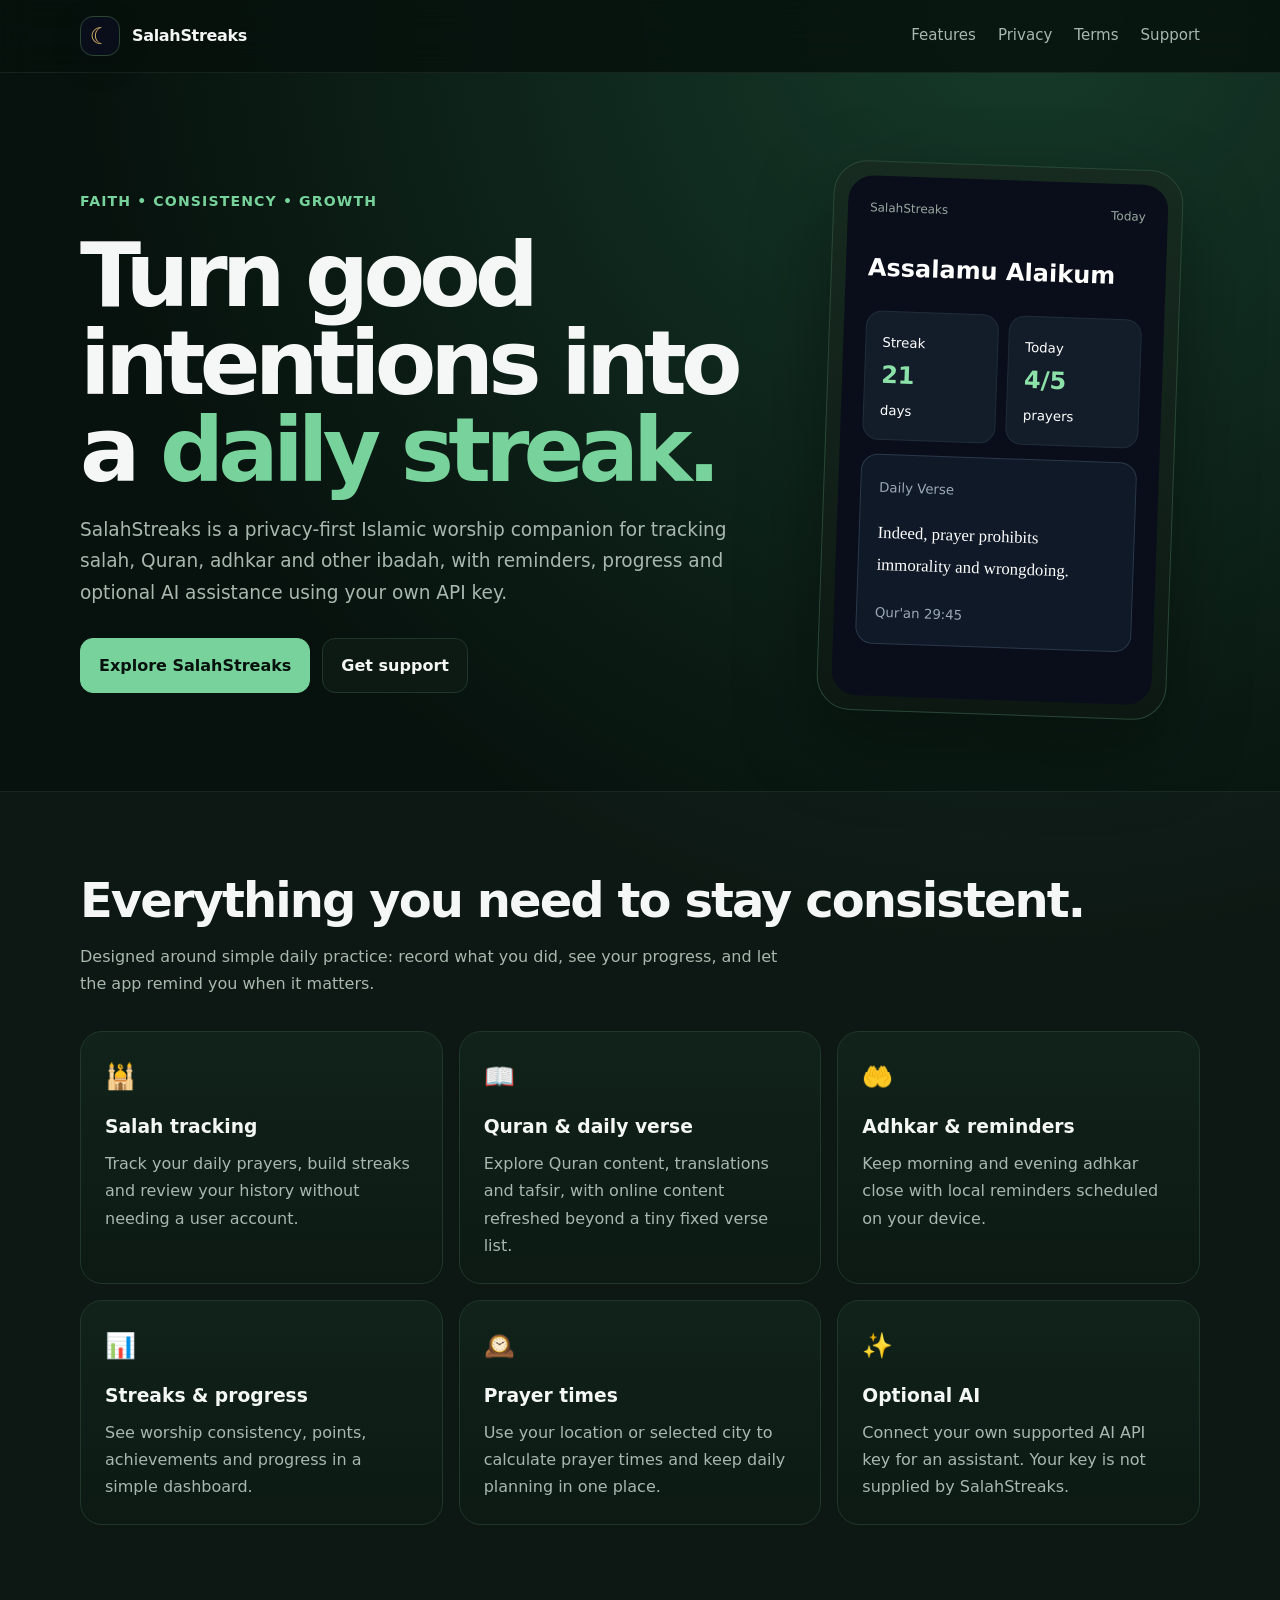
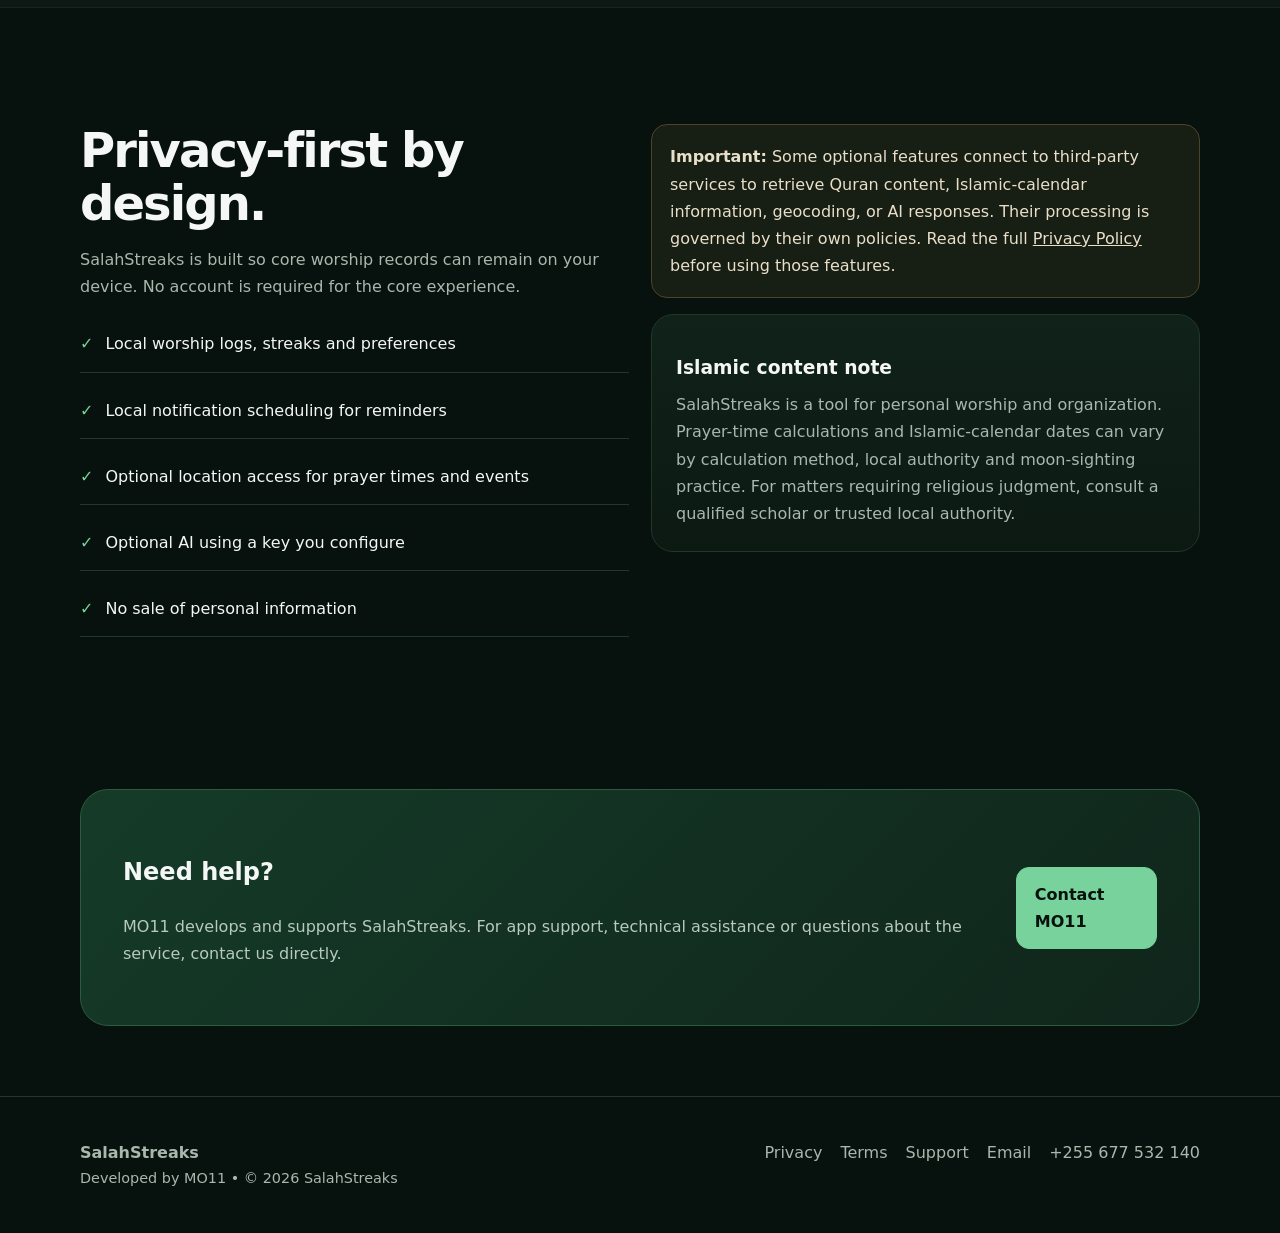
<file: index.html>
<!doctype html><html lang="en"><head><meta charset="utf-8"><meta name="viewport" content="width=device-width,initial-scale=1"><meta name="description" content="SalahStreaks helps Muslims build consistent worship habits with salah tracking, Quran, adhkar, streaks, reminders and useful Islamic tools."><meta name="theme-color" content="#0a0e1a"><title>SalahStreaks — Build consistency in worship</title><link rel="stylesheet" href="styles.css"></head><body>
<nav class="nav"><div class="wrap navin"><a class="brand" href="index.html"><span class="mark"></span><span>SalahStreaks</span></a><div class="links"><a href="#features">Features</a><a href="#privacy">Privacy</a><a href="terms.html">Terms</a><a href="support.html">Support</a></div><button class="menu" aria-label="Menu" onclick="document.querySelector('.links').classList.toggle('open')">☰</button></div></nav>
<main><section class="hero"><div class="wrap hero-grid"><div><div class="eyebrow">Faith • Consistency • Growth</div><h1>Turn good intentions into a <span>daily streak.</span></h1><p class="lead">SalahStreaks is a privacy-first Islamic worship companion for tracking salah, Quran, adhkar and other ibadah, with reminders, progress and optional AI assistance using your own API key.</p><div class="actions"><a class="btn primary" href="#features">Explore SalahStreaks</a><a class="btn secondary" href="support.html">Get support</a></div></div><div class="phone"><div class="screen"><div class="screen-top"><span>SalahStreaks</span><span>Today</span></div><h3>Assalamu Alaikum</h3><div class="stat"><div><small>Streak</small><b>21</b><small>days</small></div><div><small>Today</small><b>4/5</b><small>prayers</small></div></div><div class="ayah"><small>Daily Verse</small><p>Indeed, prayer prohibits immorality and wrongdoing.</p><small>Qur'an 29:45</small></div></div></div></div></section>
<section class="section alt" id="features"><div class="wrap"><h2>Everything you need to stay consistent.</h2><p class="section-intro">Designed around simple daily practice: record what you did, see your progress, and let the app remind you when it matters.</p><div class="cards"><div class="card"><div class="icon">🕌</div><h3>Salah tracking</h3><p>Track your daily prayers, build streaks and review your history without needing a user account.</p></div><div class="card"><div class="icon">📖</div><h3>Quran & daily verse</h3><p>Explore Quran content, translations and tafsir, with online content refreshed beyond a tiny fixed verse list.</p></div><div class="card"><div class="icon">🤲</div><h3>Adhkar & reminders</h3><p>Keep morning and evening adhkar close with local reminders scheduled on your device.</p></div><div class="card"><div class="icon">📊</div><h3>Streaks & progress</h3><p>See worship consistency, points, achievements and progress in a simple dashboard.</p></div><div class="card"><div class="icon">🕰️</div><h3>Prayer times</h3><p>Use your location or selected city to calculate prayer times and keep daily planning in one place.</p></div><div class="card"><div class="icon">✨</div><h3>Optional AI</h3><p>Connect your own supported AI API key for an assistant. Your key is not supplied by SalahStreaks.</p></div></div></div></section>
<section class="section"><div class="wrap split"><div><h2>Privacy-first by design.</h2><p class="section-intro">SalahStreaks is built so core worship records can remain on your device. No account is required for the core experience.</p><ul class="list"><li>Local worship logs, streaks and preferences</li><li>Local notification scheduling for reminders</li><li>Optional location access for prayer times and events</li><li>Optional AI using a key you configure</li><li>No sale of personal information</li></ul></div><div id="privacy"><div class="notice"><strong>Important:</strong> Some optional features connect to third-party services to retrieve Quran content, Islamic-calendar information, geocoding, or AI responses. Their processing is governed by their own policies. Read the full <a href="privacy.html">Privacy Policy</a> before using those features.</div><div class="card" style="margin-top:16px"><h3>Islamic content note</h3><p>SalahStreaks is a tool for personal worship and organization. Prayer-time calculations and Islamic-calendar dates can vary by calculation method, local authority and moon-sighting practice. For matters requiring religious judgment, consult a qualified scholar or trusted local authority.</p></div></div></div></section>
<section class="cta"><div class="wrap"><div class="cta-box"><div><h2>Need help?</h2><p>MO11 develops and supports SalahStreaks. For app support, technical assistance or questions about the service, contact us directly.</p></div><a class="btn primary" href="support.html">Contact MO11</a></div></div></section></main>
<footer class="footer"><div class="wrap footer-grid"><div><strong>SalahStreaks</strong><div class="small">Developed by MO11 • © 2026 SalahStreaks</div></div><div class="footer-links"><a href="privacy.html">Privacy</a><a href="terms.html">Terms</a><a href="support.html">Support</a><a href="mailto:molittle1011@gmail.com">Email</a><a href="tel:+255677532140">+255 677 532 140</a></div></div></footer>
<script>document.querySelector('.menu')?.addEventListener('click',()=>document.querySelector('.links')?.classList.toggle('open'))</script></body></html>
</file>
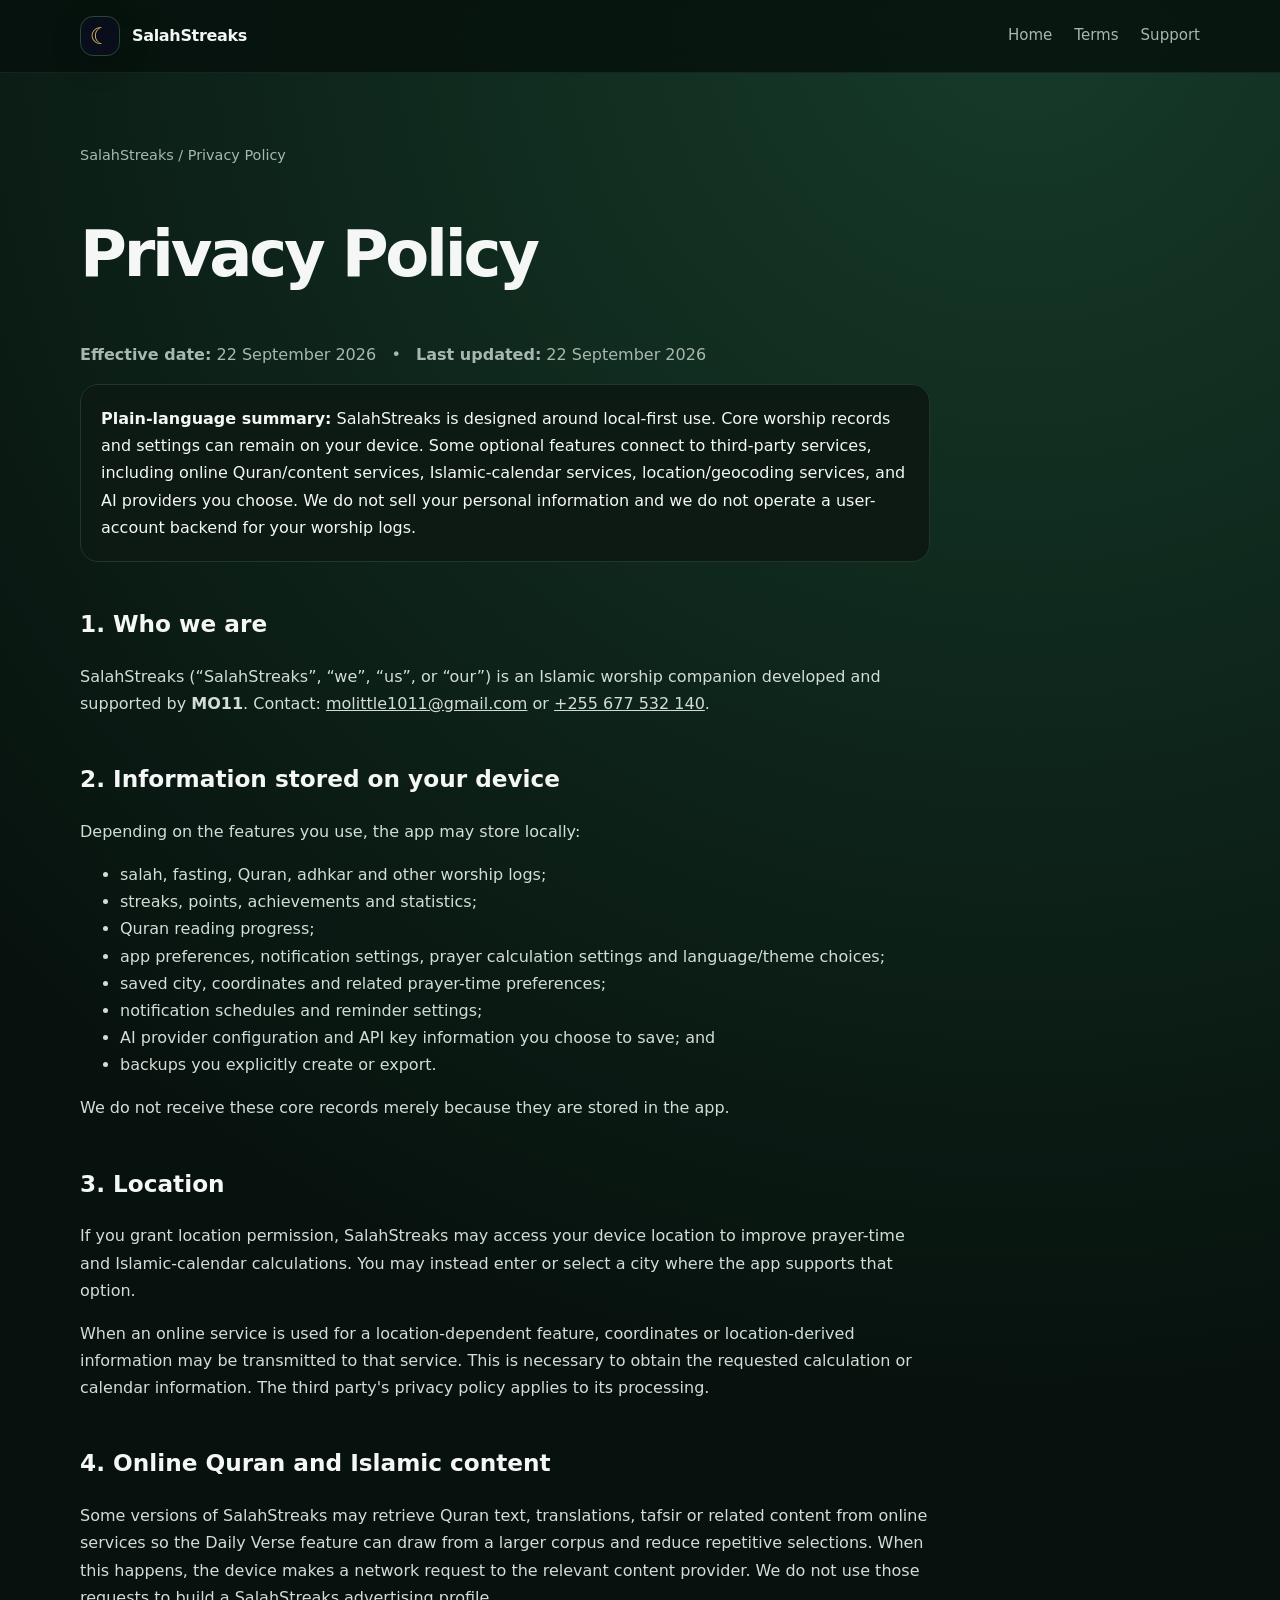
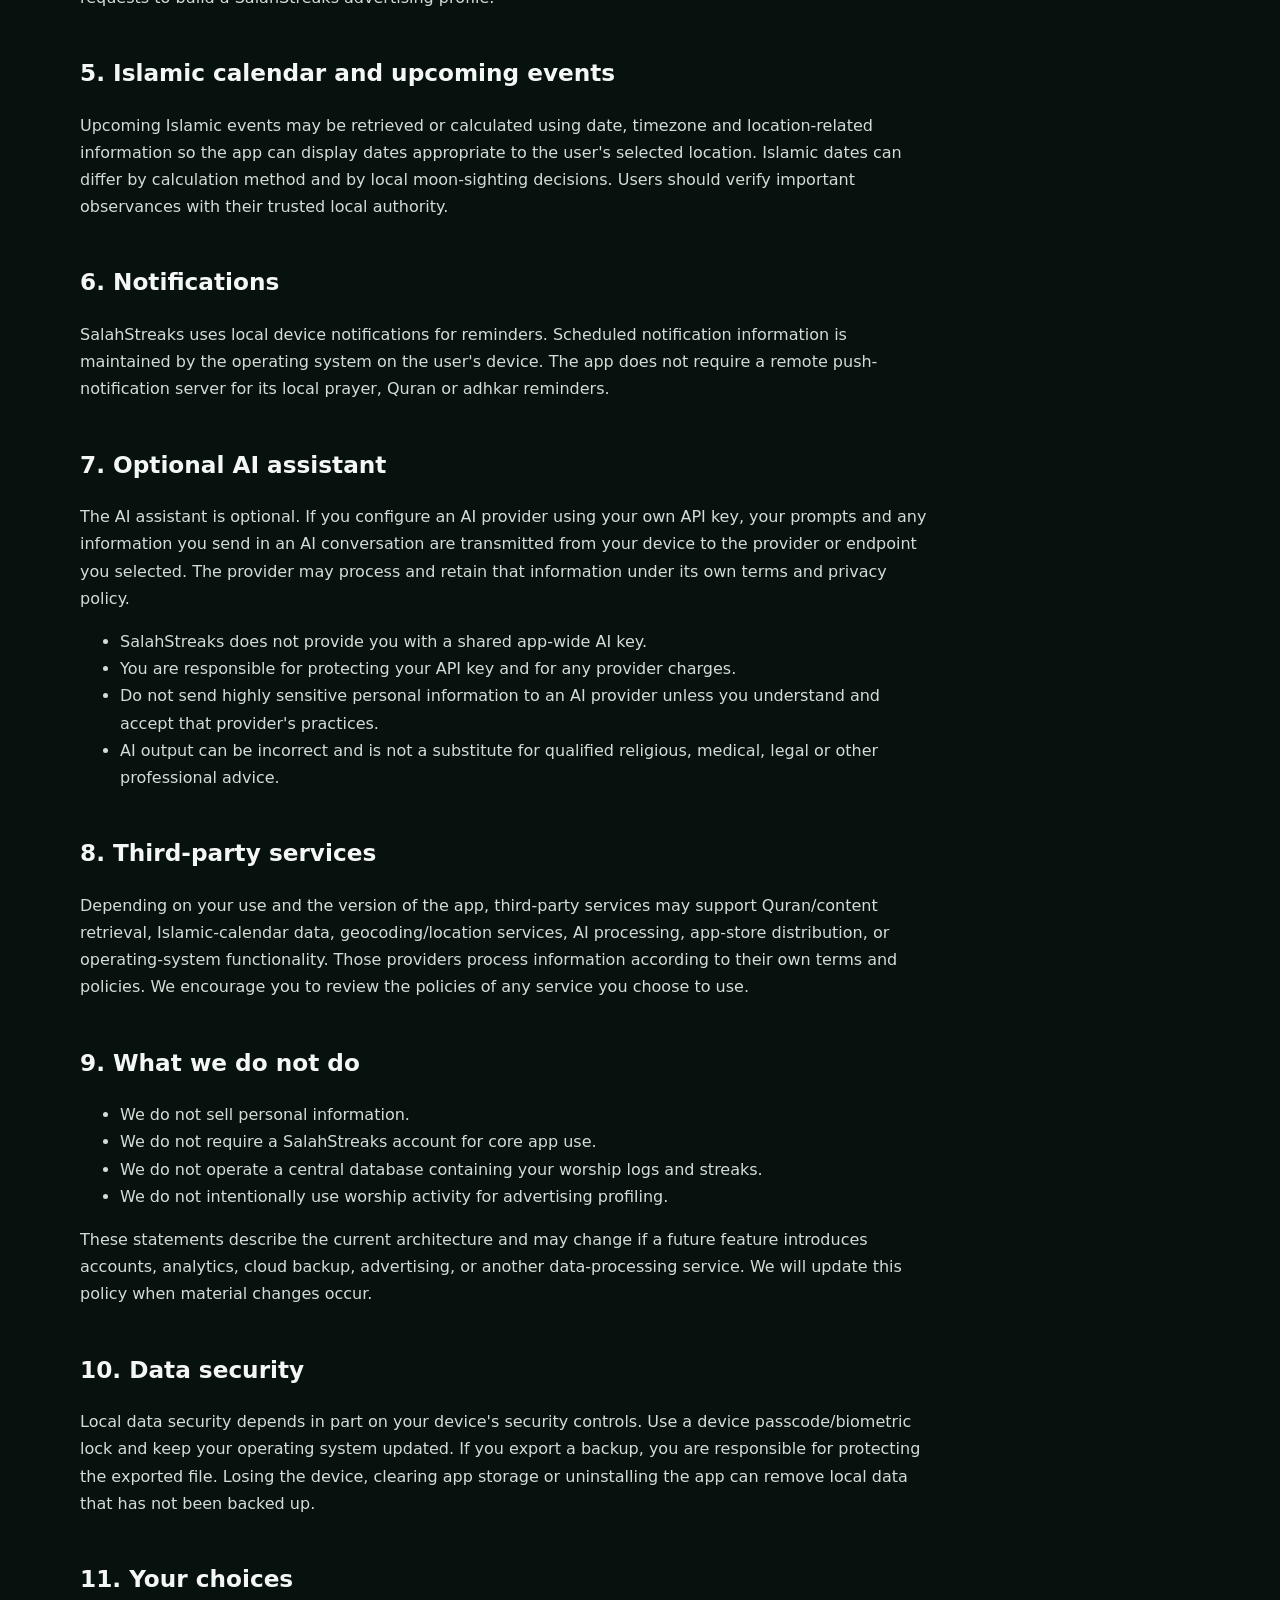
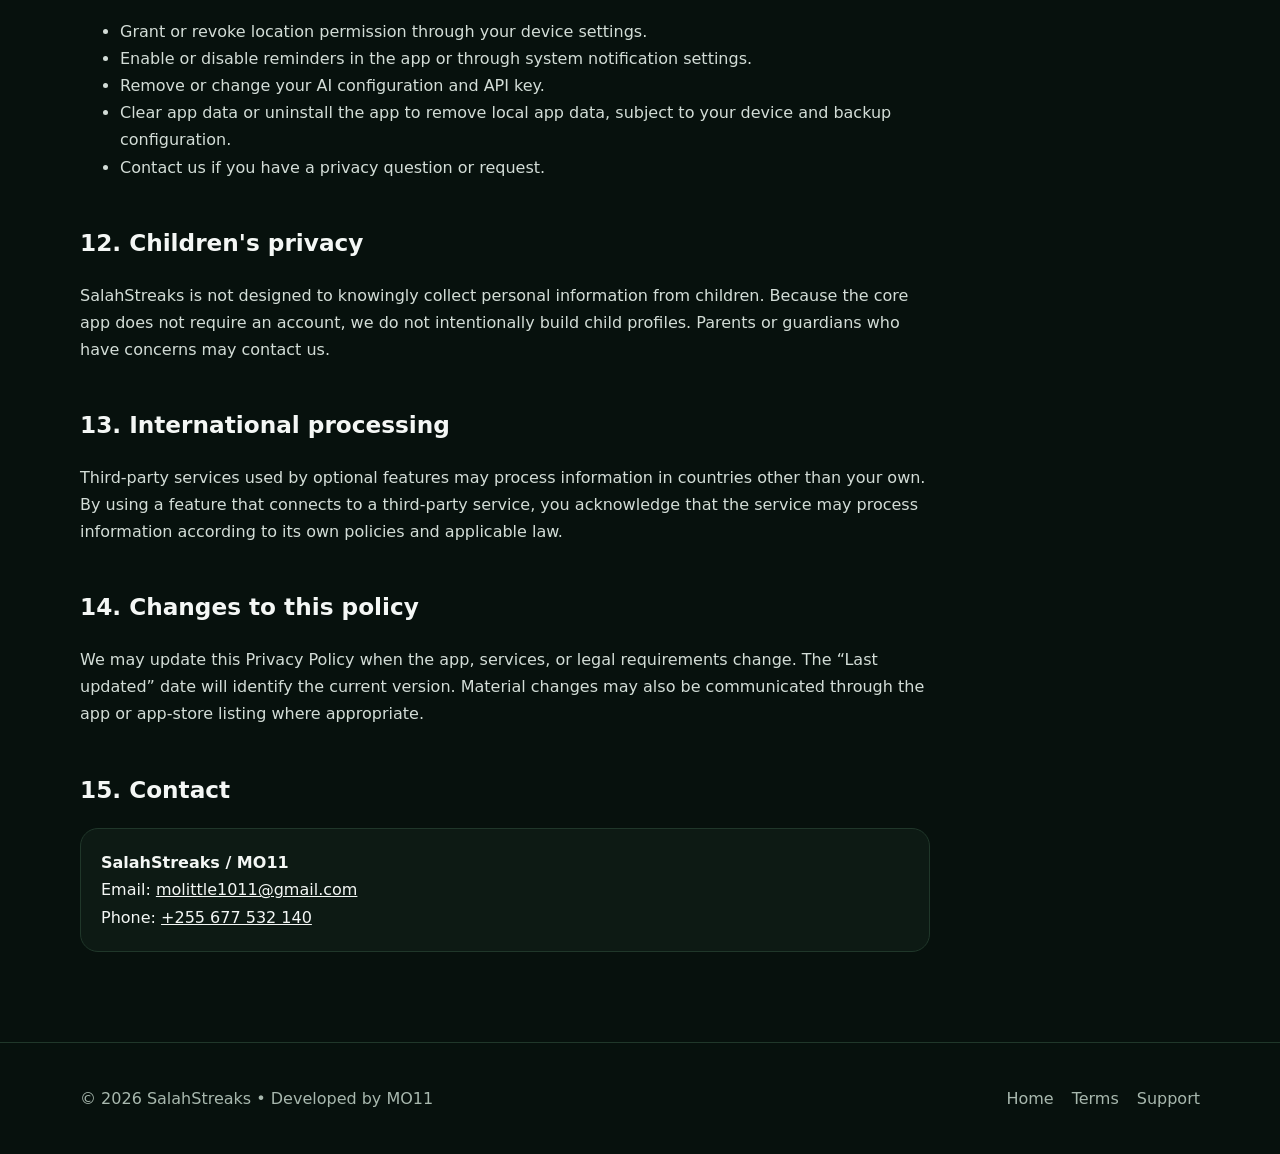
<file: privacy.html>
<!doctype html><html lang="en"><head><meta charset="utf-8"><meta name="viewport" content="width=device-width,initial-scale=1"><meta name="description" content="SalahStreaks Privacy Policy"><title>Privacy Policy — SalahStreaks</title><link rel="stylesheet" href="styles.css"></head><body><nav class="nav"><div class="wrap navin"><a class="brand" href="index.html"><span class="mark"></span><span>SalahStreaks</span></a><div class="links"><a href="index.html">Home</a><a href="terms.html">Terms</a><a href="support.html">Support</a></div></div></nav><main class="legal"><div class="wrap"><article><div class="breadcrumbs">SalahStreaks / Privacy Policy</div><h1>Privacy Policy</h1><p class="meta"><strong>Effective date:</strong> 22 September 2026 &nbsp; • &nbsp; <strong>Last updated:</strong> 22 September 2026</p><div class="callout"><strong>Plain-language summary:</strong> SalahStreaks is designed around local-first use. Core worship records and settings can remain on your device. Some optional features connect to third-party services, including online Quran/content services, Islamic-calendar services, location/geocoding services, and AI providers you choose. We do not sell your personal information and we do not operate a user-account backend for your worship logs.</div>
<h2>1. Who we are</h2><p>SalahStreaks (“SalahStreaks”, “we”, “us”, or “our”) is an Islamic worship companion developed and supported by <strong>MO11</strong>. Contact: <a href="mailto:molittle1011@gmail.com">molittle1011@gmail.com</a> or <a href="tel:+255677532140">+255 677 532 140</a>.</p>
<h2>2. Information stored on your device</h2><p>Depending on the features you use, the app may store locally:</p><ul><li>salah, fasting, Quran, adhkar and other worship logs;</li><li>streaks, points, achievements and statistics;</li><li>Quran reading progress;</li><li>app preferences, notification settings, prayer calculation settings and language/theme choices;</li><li>saved city, coordinates and related prayer-time preferences;</li><li>notification schedules and reminder settings;</li><li>AI provider configuration and API key information you choose to save; and</li><li>backups you explicitly create or export.</li></ul><p>We do not receive these core records merely because they are stored in the app.</p>
<h2>3. Location</h2><p>If you grant location permission, SalahStreaks may access your device location to improve prayer-time and Islamic-calendar calculations. You may instead enter or select a city where the app supports that option.</p><p>When an online service is used for a location-dependent feature, coordinates or location-derived information may be transmitted to that service. This is necessary to obtain the requested calculation or calendar information. The third party's privacy policy applies to its processing.</p><h2>4. Online Quran and Islamic content</h2><p>Some versions of SalahStreaks may retrieve Quran text, translations, tafsir or related content from online services so the Daily Verse feature can draw from a larger corpus and reduce repetitive selections. When this happens, the device makes a network request to the relevant content provider. We do not use those requests to build a SalahStreaks advertising profile.</p><h2>5. Islamic calendar and upcoming events</h2><p>Upcoming Islamic events may be retrieved or calculated using date, timezone and location-related information so the app can display dates appropriate to the user's selected location. Islamic dates can differ by calculation method and by local moon-sighting decisions. Users should verify important observances with their trusted local authority.</p>
<h2>6. Notifications</h2><p>SalahStreaks uses local device notifications for reminders. Scheduled notification information is maintained by the operating system on the user's device. The app does not require a remote push-notification server for its local prayer, Quran or adhkar reminders.</p>
<h2>7. Optional AI assistant</h2><p>The AI assistant is optional. If you configure an AI provider using your own API key, your prompts and any information you send in an AI conversation are transmitted from your device to the provider or endpoint you selected. The provider may process and retain that information under its own terms and privacy policy.</p><ul><li>SalahStreaks does not provide you with a shared app-wide AI key.</li><li>You are responsible for protecting your API key and for any provider charges.</li><li>Do not send highly sensitive personal information to an AI provider unless you understand and accept that provider's practices.</li><li>AI output can be incorrect and is not a substitute for qualified religious, medical, legal or other professional advice.</li></ul>
<h2>8. Third-party services</h2><p>Depending on your use and the version of the app, third-party services may support Quran/content retrieval, Islamic-calendar data, geocoding/location services, AI processing, app-store distribution, or operating-system functionality. Those providers process information according to their own terms and policies. We encourage you to review the policies of any service you choose to use.</p>
<h2>9. What we do not do</h2><ul><li>We do not sell personal information.</li><li>We do not require a SalahStreaks account for core app use.</li><li>We do not operate a central database containing your worship logs and streaks.</li><li>We do not intentionally use worship activity for advertising profiling.</li></ul><p>These statements describe the current architecture and may change if a future feature introduces accounts, analytics, cloud backup, advertising, or another data-processing service. We will update this policy when material changes occur.</p>
<h2>10. Data security</h2><p>Local data security depends in part on your device's security controls. Use a device passcode/biometric lock and keep your operating system updated. If you export a backup, you are responsible for protecting the exported file. Losing the device, clearing app storage or uninstalling the app can remove local data that has not been backed up.</p>
<h2>11. Your choices</h2><ul><li>Grant or revoke location permission through your device settings.</li><li>Enable or disable reminders in the app or through system notification settings.</li><li>Remove or change your AI configuration and API key.</li><li>Clear app data or uninstall the app to remove local app data, subject to your device and backup configuration.</li><li>Contact us if you have a privacy question or request.</li></ul>
<h2>12. Children's privacy</h2><p>SalahStreaks is not designed to knowingly collect personal information from children. Because the core app does not require an account, we do not intentionally build child profiles. Parents or guardians who have concerns may contact us.</p>
<h2>13. International processing</h2><p>Third-party services used by optional features may process information in countries other than your own. By using a feature that connects to a third-party service, you acknowledge that the service may process information according to its own policies and applicable law.</p>
<h2>14. Changes to this policy</h2><p>We may update this Privacy Policy when the app, services, or legal requirements change. The “Last updated” date will identify the current version. Material changes may also be communicated through the app or app-store listing where appropriate.</p>
<h2>15. Contact</h2><div class="callout"><strong>SalahStreaks / MO11</strong><br>Email: <a href="mailto:molittle1011@gmail.com">molittle1011@gmail.com</a><br>Phone: <a href="tel:+255677532140">+255 677 532 140</a></div></article></div></main><footer class="footer"><div class="wrap footer-grid"><div>© 2026 SalahStreaks • Developed by MO11</div><div class="footer-links"><a href="index.html">Home</a><a href="terms.html">Terms</a><a href="support.html">Support</a></div></div></footer></body></html>
</file>
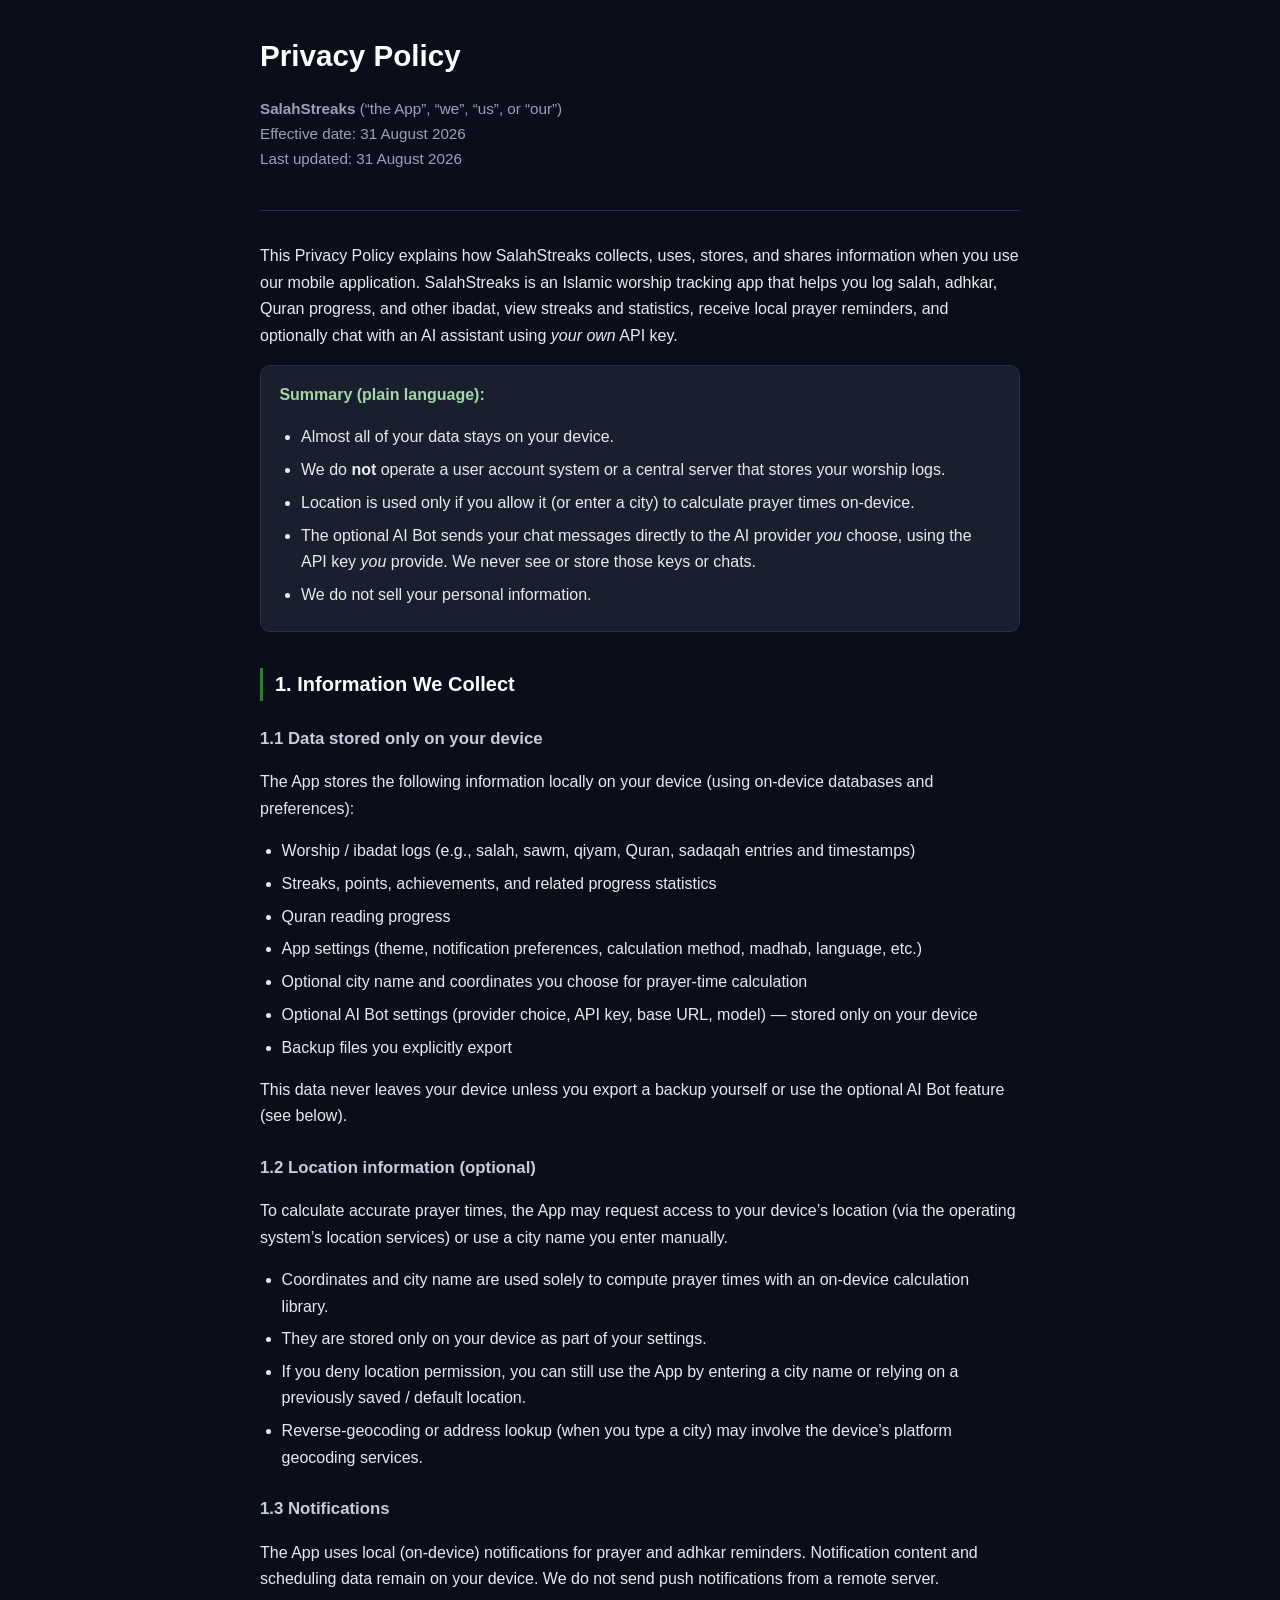
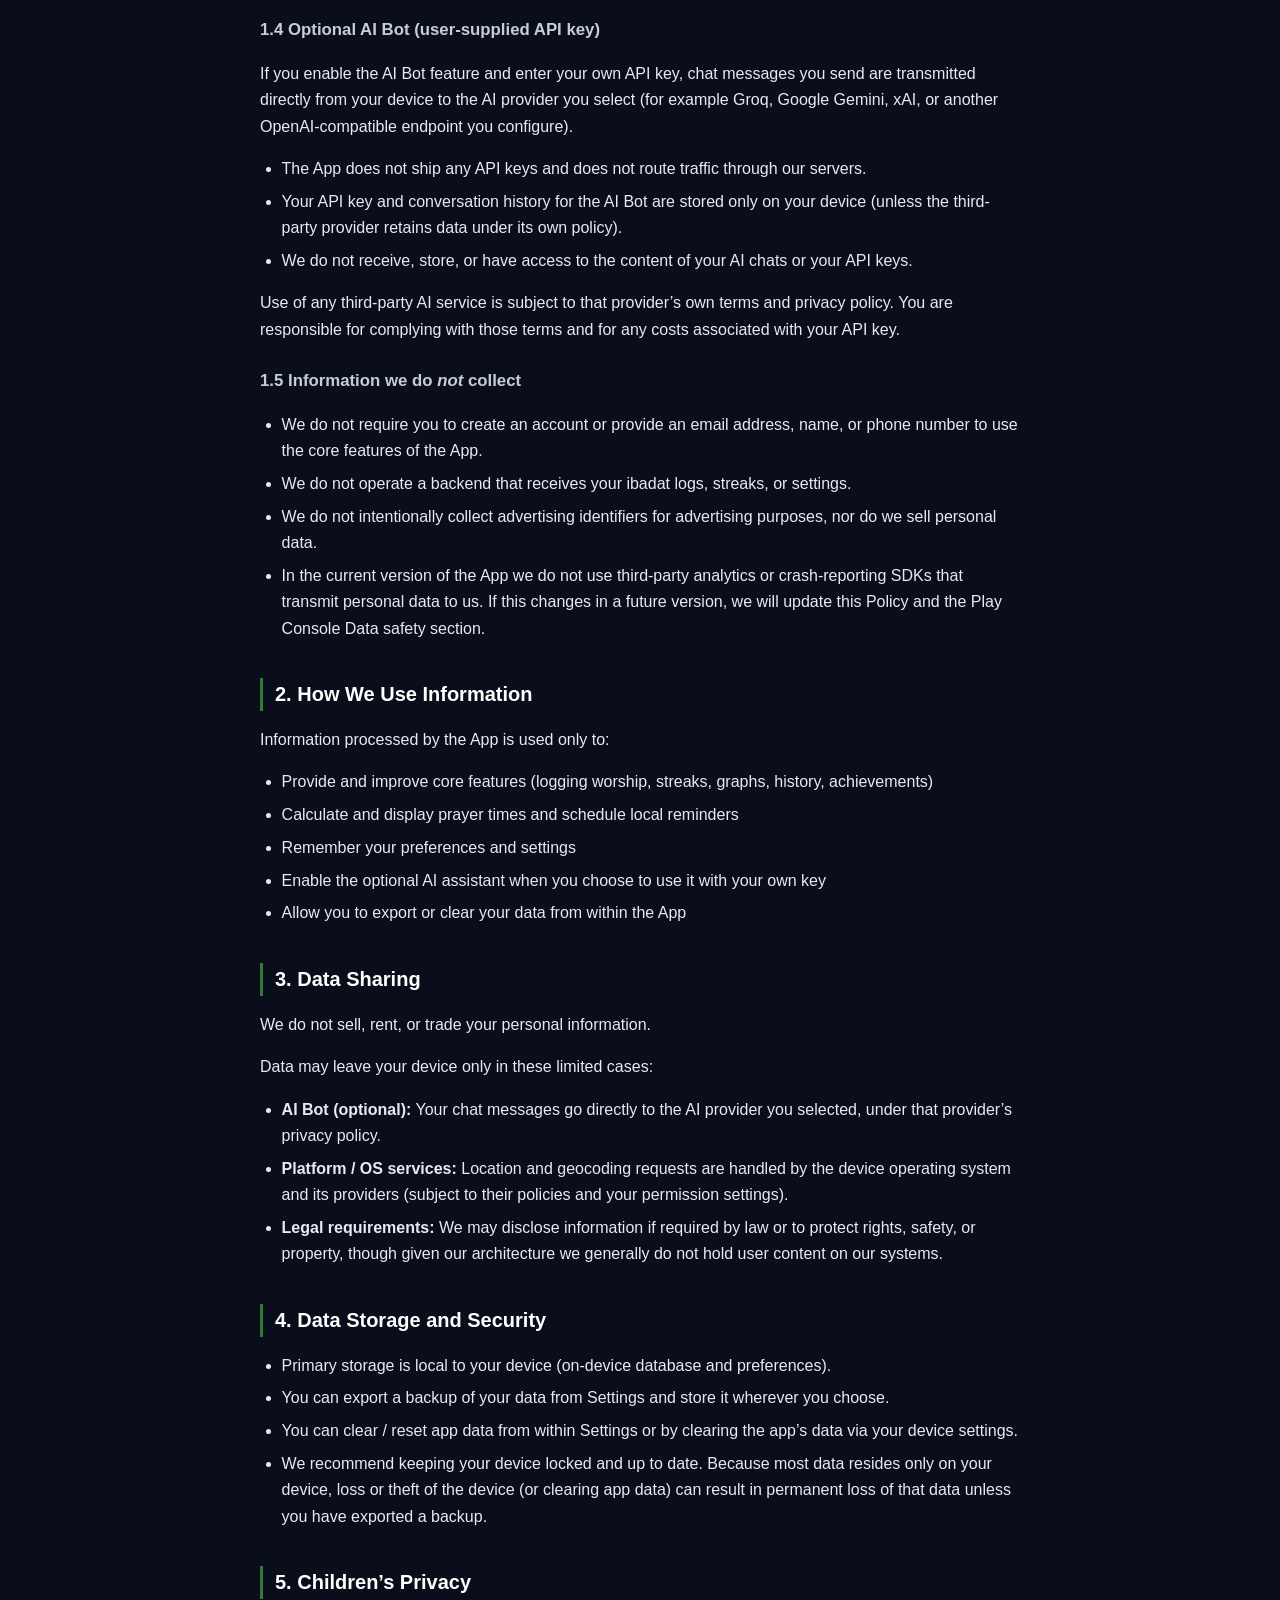
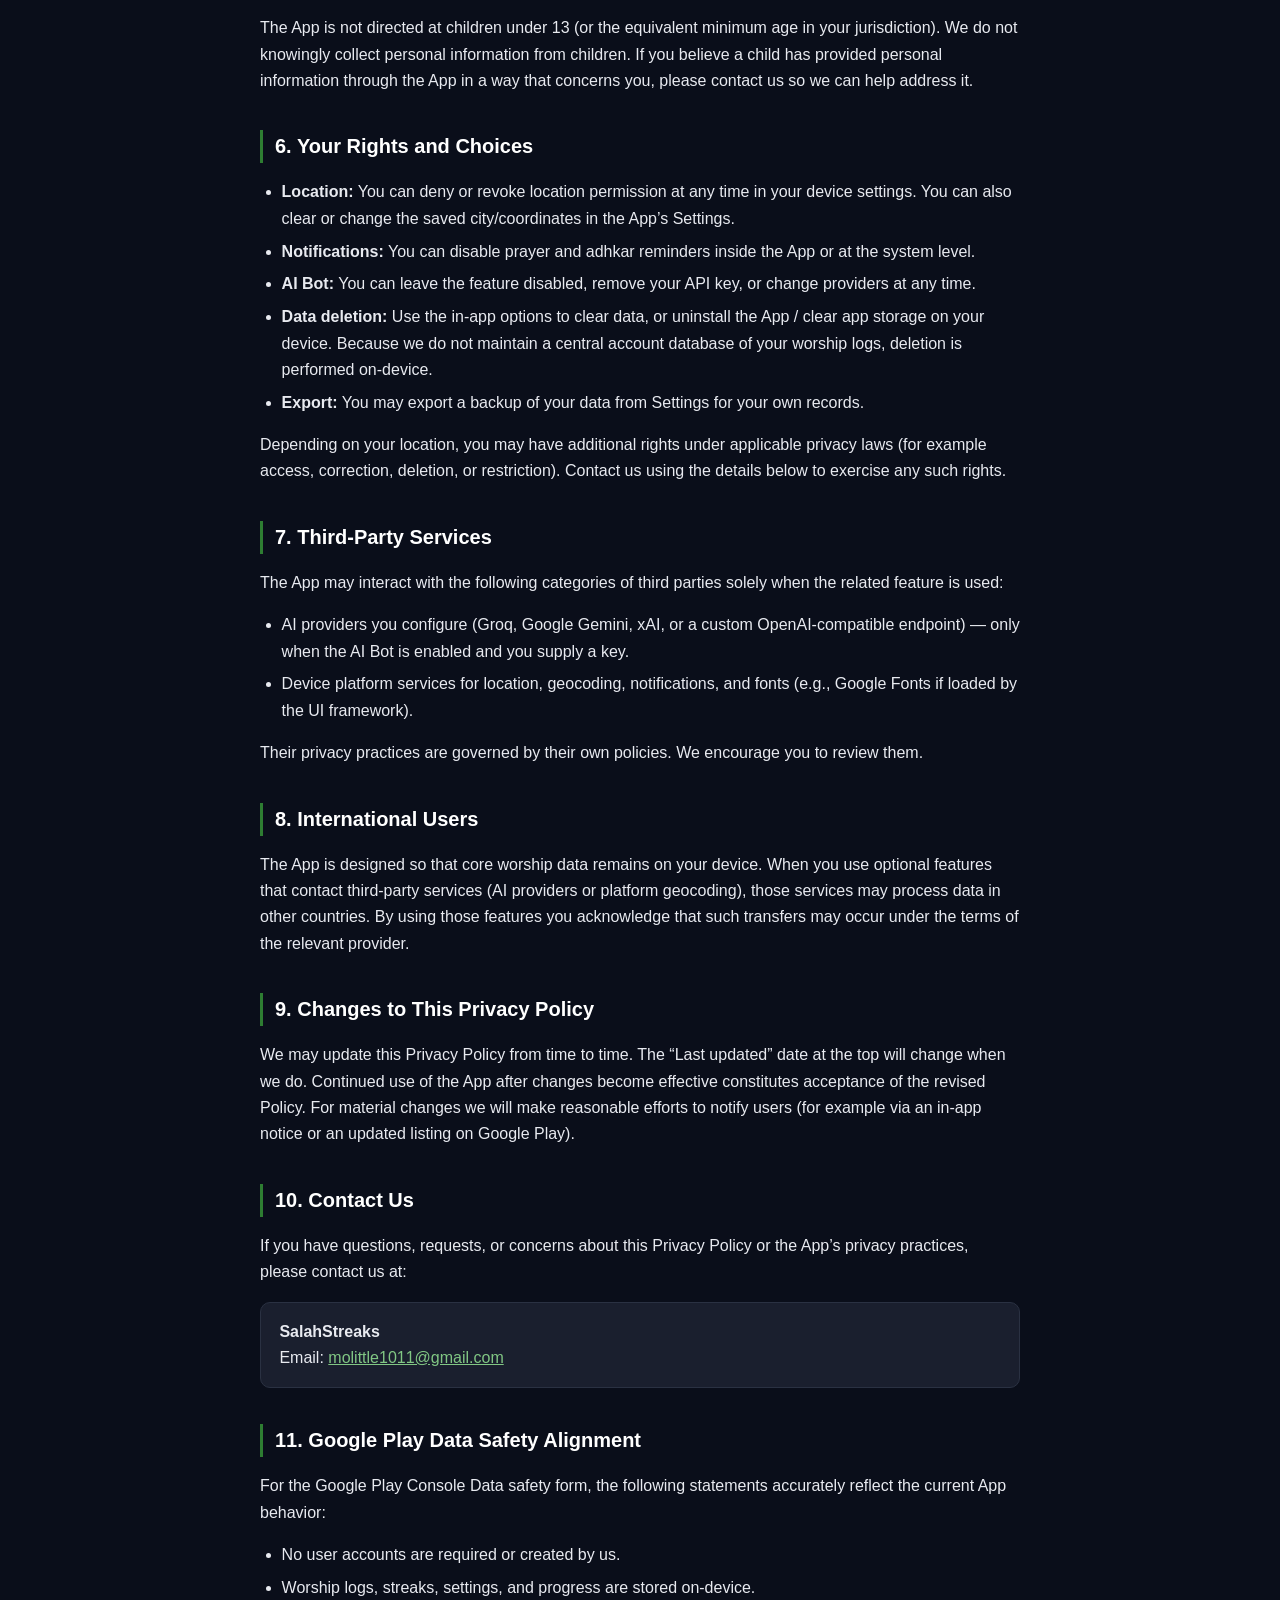
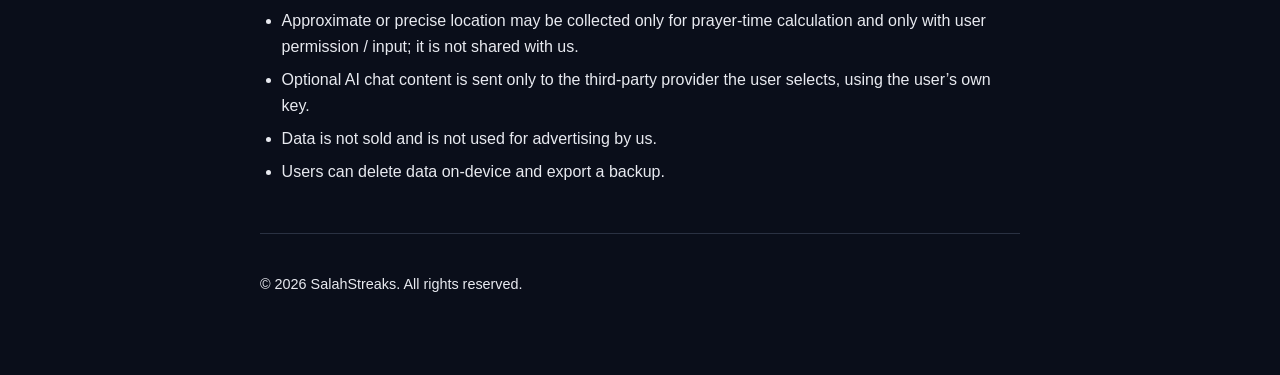
<file: privacy_policy.html>
<!DOCTYPE html>
<html lang="en">
<head>
  <meta charset="UTF-8" />
  <meta name="viewport" content="width=device-width, initial-scale=1.0" />
  <title>Privacy Policy – SalahStreaks</title>
  <style>
    :root {
      --bg: #0a0e1a;
      --card: #1a1f2e;
      --text: #e8eaf0;
      --muted: #9aa3b5;
      --accent: #2e7d32;
      --border: #2a3142;
    }
    * { box-sizing: border-box; }
    body {
      margin: 0;
      font-family: -apple-system, BlinkMacSystemFont, "Segoe UI", Roboto, "Helvetica Neue", Arial, sans-serif;
      background: var(--bg);
      color: var(--text);
      line-height: 1.65;
      font-size: 16px;
    }
    .container {
      max-width: 800px;
      margin: 0 auto;
      padding: 2rem 1.25rem 4rem;
    }
    header {
      border-bottom: 1px solid var(--border);
      padding-bottom: 1.5rem;
      margin-bottom: 2rem;
    }
    h1 {
      margin: 0 0 0.35rem;
      font-size: 1.85rem;
      color: #fff;
    }
    .meta {
      color: var(--muted);
      font-size: 0.95rem;
    }
    h2 {
      margin-top: 2.25rem;
      margin-bottom: 0.75rem;
      font-size: 1.25rem;
      color: #fff;
      border-left: 3px solid var(--accent);
      padding-left: 0.75rem;
    }
    h3 {
      margin-top: 1.5rem;
      font-size: 1.05rem;
      color: #c5cdd9;
    }
    p, li { color: var(--text); }
    ul, ol { padding-left: 1.35rem; }
    li { margin-bottom: 0.4rem; }
    a { color: #81c784; }
    .card {
      background: var(--card);
      border: 1px solid var(--border);
      border-radius: 10px;
      padding: 1rem 1.15rem;
      margin: 1rem 0;
    }
    .highlight { color: #a5d6a7; }
    footer {
      margin-top: 3rem;
      padding-top: 1.5rem;
      border-top: 1px solid var(--border);
      color: var(--muted);
      font-size: 0.9rem;
    }
  </style>
</head>
<body>
  <div class="container">
    <header>
      <h1>Privacy Policy</h1>
      <p class="meta">
        <strong>SalahStreaks</strong> (“the App”, “we”, “us”, or “our”)<br />
        Effective date: 31 August 2026<br />
        Last updated: 31 August 2026
      </p>
    </header>

    <p>
      This Privacy Policy explains how SalahStreaks collects, uses, stores, and shares information when you use our mobile application. 
      SalahStreaks is an Islamic worship tracking app that helps you log salah, adhkar, Quran progress, and other ibadat, view streaks and statistics, receive local prayer reminders, and optionally chat with an AI assistant using <em>your own</em> API key.
    </p>

    <div class="card">
      <p class="highlight" style="margin:0"><strong>Summary (plain language):</strong></p>
      <ul style="margin-bottom:0">
        <li>Almost all of your data stays on your device.</li>
        <li>We do <strong>not</strong> operate a user account system or a central server that stores your worship logs.</li>
        <li>Location is used only if you allow it (or enter a city) to calculate prayer times on-device.</li>
        <li>The optional AI Bot sends your chat messages directly to the AI provider <em>you</em> choose, using the API key <em>you</em> provide. We never see or store those keys or chats.</li>
        <li>We do not sell your personal information.</li>
      </ul>
    </div>

    <h2>1. Information We Collect</h2>

    <h3>1.1 Data stored only on your device</h3>
    <p>The App stores the following information locally on your device (using on-device databases and preferences):</p>
    <ul>
      <li>Worship / ibadat logs (e.g., salah, sawm, qiyam, Quran, sadaqah entries and timestamps)</li>
      <li>Streaks, points, achievements, and related progress statistics</li>
      <li>Quran reading progress</li>
      <li>App settings (theme, notification preferences, calculation method, madhab, language, etc.)</li>
      <li>Optional city name and coordinates you choose for prayer-time calculation</li>
      <li>Optional AI Bot settings (provider choice, API key, base URL, model) — stored only on your device</li>
      <li>Backup files you explicitly export</li>
    </ul>
    <p>This data never leaves your device unless you export a backup yourself or use the optional AI Bot feature (see below).</p>

    <h3>1.2 Location information (optional)</h3>
    <p>
      To calculate accurate prayer times, the App may request access to your device’s location (via the operating system’s location services) or use a city name you enter manually.
    </p>
    <ul>
      <li>Coordinates and city name are used solely to compute prayer times with an on-device calculation library.</li>
      <li>They are stored only on your device as part of your settings.</li>
      <li>If you deny location permission, you can still use the App by entering a city name or relying on a previously saved / default location.</li>
      <li>Reverse-geocoding or address lookup (when you type a city) may involve the device’s platform geocoding services.</li>
    </ul>

    <h3>1.3 Notifications</h3>
    <p>
      The App uses local (on-device) notifications for prayer and adhkar reminders. Notification content and scheduling data remain on your device. We do not send push notifications from a remote server.
    </p>

    <h3>1.4 Optional AI Bot (user-supplied API key)</h3>
    <p>
      If you enable the AI Bot feature and enter your own API key, chat messages you send are transmitted directly from your device to the AI provider you select (for example Groq, Google Gemini, xAI, or another OpenAI-compatible endpoint you configure).
    </p>
    <ul>
      <li>The App does not ship any API keys and does not route traffic through our servers.</li>
      <li>Your API key and conversation history for the AI Bot are stored only on your device (unless the third-party provider retains data under its own policy).</li>
      <li>We do not receive, store, or have access to the content of your AI chats or your API keys.</li>
    </ul>
    <p>
      Use of any third-party AI service is subject to that provider’s own terms and privacy policy. You are responsible for complying with those terms and for any costs associated with your API key.
    </p>

    <h3>1.5 Information we do <em>not</em> collect</h3>
    <ul>
      <li>We do not require you to create an account or provide an email address, name, or phone number to use the core features of the App.</li>
      <li>We do not operate a backend that receives your ibadat logs, streaks, or settings.</li>
      <li>We do not intentionally collect advertising identifiers for advertising purposes, nor do we sell personal data.</li>
      <li>In the current version of the App we do not use third-party analytics or crash-reporting SDKs that transmit personal data to us. If this changes in a future version, we will update this Policy and the Play Console Data safety section.</li>
    </ul>

    <h2>2. How We Use Information</h2>
    <p>Information processed by the App is used only to:</p>
    <ul>
      <li>Provide and improve core features (logging worship, streaks, graphs, history, achievements)</li>
      <li>Calculate and display prayer times and schedule local reminders</li>
      <li>Remember your preferences and settings</li>
      <li>Enable the optional AI assistant when you choose to use it with your own key</li>
      <li>Allow you to export or clear your data from within the App</li>
    </ul>

    <h2>3. Data Sharing</h2>
    <p>We do not sell, rent, or trade your personal information.</p>
    <p>Data may leave your device only in these limited cases:</p>
    <ul>
      <li><strong>AI Bot (optional):</strong> Your chat messages go directly to the AI provider you selected, under that provider’s privacy policy.</li>
      <li><strong>Platform / OS services:</strong> Location and geocoding requests are handled by the device operating system and its providers (subject to their policies and your permission settings).</li>
      <li><strong>Legal requirements:</strong> We may disclose information if required by law or to protect rights, safety, or property, though given our architecture we generally do not hold user content on our systems.</li>
    </ul>

    <h2>4. Data Storage and Security</h2>
    <ul>
      <li>Primary storage is local to your device (on-device database and preferences).</li>
      <li>You can export a backup of your data from Settings and store it wherever you choose.</li>
      <li>You can clear / reset app data from within Settings or by clearing the app’s data via your device settings.</li>
      <li>We recommend keeping your device locked and up to date. Because most data resides only on your device, loss or theft of the device (or clearing app data) can result in permanent loss of that data unless you have exported a backup.</li>
    </ul>

    <h2>5. Children’s Privacy</h2>
    <p>
      The App is not directed at children under 13 (or the equivalent minimum age in your jurisdiction). We do not knowingly collect personal information from children. 
      If you believe a child has provided personal information through the App in a way that concerns you, please contact us so we can help address it.
    </p>

    <h2>6. Your Rights and Choices</h2>
    <ul>
      <li><strong>Location:</strong> You can deny or revoke location permission at any time in your device settings. You can also clear or change the saved city/coordinates in the App’s Settings.</li>
      <li><strong>Notifications:</strong> You can disable prayer and adhkar reminders inside the App or at the system level.</li>
      <li><strong>AI Bot:</strong> You can leave the feature disabled, remove your API key, or change providers at any time.</li>
      <li><strong>Data deletion:</strong> Use the in-app options to clear data, or uninstall the App / clear app storage on your device. Because we do not maintain a central account database of your worship logs, deletion is performed on-device.</li>
      <li><strong>Export:</strong> You may export a backup of your data from Settings for your own records.</li>
    </ul>
    <p>
      Depending on your location, you may have additional rights under applicable privacy laws (for example access, correction, deletion, or restriction). Contact us using the details below to exercise any such rights.
    </p>

    <h2>7. Third-Party Services</h2>
    <p>The App may interact with the following categories of third parties solely when the related feature is used:</p>
    <ul>
      <li>AI providers you configure (Groq, Google Gemini, xAI, or a custom OpenAI-compatible endpoint) — only when the AI Bot is enabled and you supply a key.</li>
      <li>Device platform services for location, geocoding, notifications, and fonts (e.g., Google Fonts if loaded by the UI framework).</li>
    </ul>
    <p>Their privacy practices are governed by their own policies. We encourage you to review them.</p>

    <h2>8. International Users</h2>
    <p>
      The App is designed so that core worship data remains on your device. When you use optional features that contact third-party services (AI providers or platform geocoding), those services may process data in other countries. 
      By using those features you acknowledge that such transfers may occur under the terms of the relevant provider.
    </p>

    <h2>9. Changes to This Privacy Policy</h2>
    <p>
      We may update this Privacy Policy from time to time. The “Last updated” date at the top will change when we do. 
      Continued use of the App after changes become effective constitutes acceptance of the revised Policy. 
      For material changes we will make reasonable efforts to notify users (for example via an in-app notice or an updated listing on Google Play).
    </p>

    <h2>10. Contact Us</h2>
    <p>
      If you have questions, requests, or concerns about this Privacy Policy or the App’s privacy practices, please contact us at:
    </p>
    <div class="card">
      <p style="margin:0">
        <strong>SalahStreaks</strong><br />
        Email: <a href="mailto:molittle1011@gmail.com">molittle1011@gmail.com</a><br />
        <!-- Replace the email above with your real support / privacy contact address before publishing. -->
      </p>
    </div>

    <h2>11. Google Play Data Safety Alignment</h2>
    <p>For the Google Play Console Data safety form, the following statements accurately reflect the current App behavior:</p>
    <ul>
      <li>No user accounts are required or created by us.</li>
      <li>Worship logs, streaks, settings, and progress are stored on-device.</li>
      <li>Approximate or precise location may be collected only for prayer-time calculation and only with user permission / input; it is not shared with us.</li>
      <li>Optional AI chat content is sent only to the third-party provider the user selects, using the user’s own key.</li>
      <li>Data is not sold and is not used for advertising by us.</li>
      <li>Users can delete data on-device and export a backup.</li>
    </ul>

    <footer>
      <p>© 2026 SalahStreaks. All rights reserved.</p>
    </footer>
  </div>
</body>
</html>
</file>
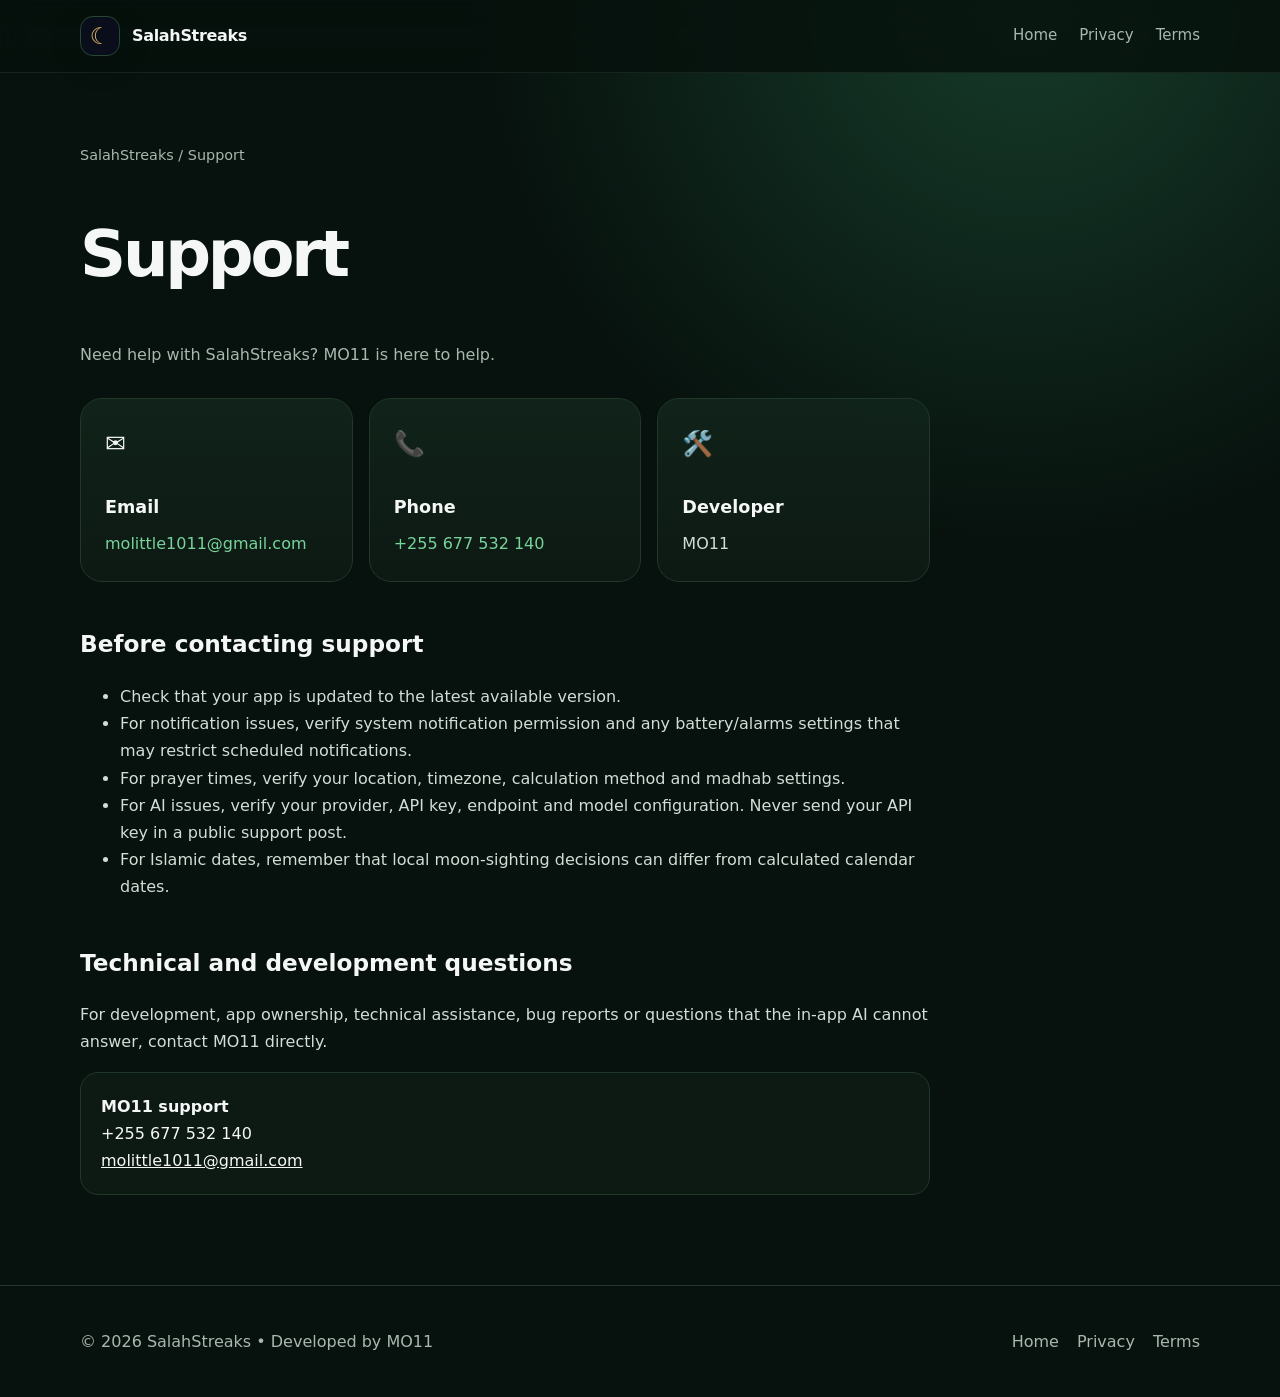
<file: support.html>
<!doctype html><html lang="en"><head><meta charset="utf-8"><meta name="viewport" content="width=device-width,initial-scale=1"><meta name="description" content="SalahStreaks support and contact MO11"><title>Support — SalahStreaks</title><link rel="stylesheet" href="styles.css"></head><body><nav class="nav"><div class="wrap navin"><a class="brand" href="index.html"><span class="mark"></span><span>SalahStreaks</span></a><div class="links"><a href="index.html">Home</a><a href="privacy.html">Privacy</a><a href="terms.html">Terms</a></div></div></nav><main class="legal"><div class="wrap"><article><div class="breadcrumbs">SalahStreaks / Support</div><h1>Support</h1><p class="meta">Need help with SalahStreaks? MO11 is here to help.</p><div class="contact-grid"><div class="card contact-card"><div class="icon">✉️</div><h3>Email</h3><p><a href="mailto:molittle1011@gmail.com">molittle1011@gmail.com</a></p></div><div class="card contact-card"><div class="icon">📞</div><h3>Phone</h3><p><a href="tel:+255677532140">+255 677 532 140</a></p></div><div class="card contact-card"><div class="icon">🛠️</div><h3>Developer</h3><p>MO11</p></div></div><h2>Before contacting support</h2><ul><li>Check that your app is updated to the latest available version.</li><li>For notification issues, verify system notification permission and any battery/alarms settings that may restrict scheduled notifications.</li><li>For prayer times, verify your location, timezone, calculation method and madhab settings.</li><li>For AI issues, verify your provider, API key, endpoint and model configuration. Never send your API key in a public support post.</li><li>For Islamic dates, remember that local moon-sighting decisions can differ from calculated calendar dates.</li></ul><h2>Technical and development questions</h2><p>For development, app ownership, technical assistance, bug reports or questions that the in-app AI cannot answer, contact MO11 directly.</p><div class="callout"><strong>MO11 support</strong><br>+255 677 532 140<br><a href="mailto:molittle1011@gmail.com">molittle1011@gmail.com</a></div></article></div></main><footer class="footer"><div class="wrap footer-grid"><div>© 2026 SalahStreaks • Developed by MO11</div><div class="footer-links"><a href="index.html">Home</a><a href="privacy.html">Privacy</a><a href="terms.html">Terms</a></div></div></footer></body></html>
</file>
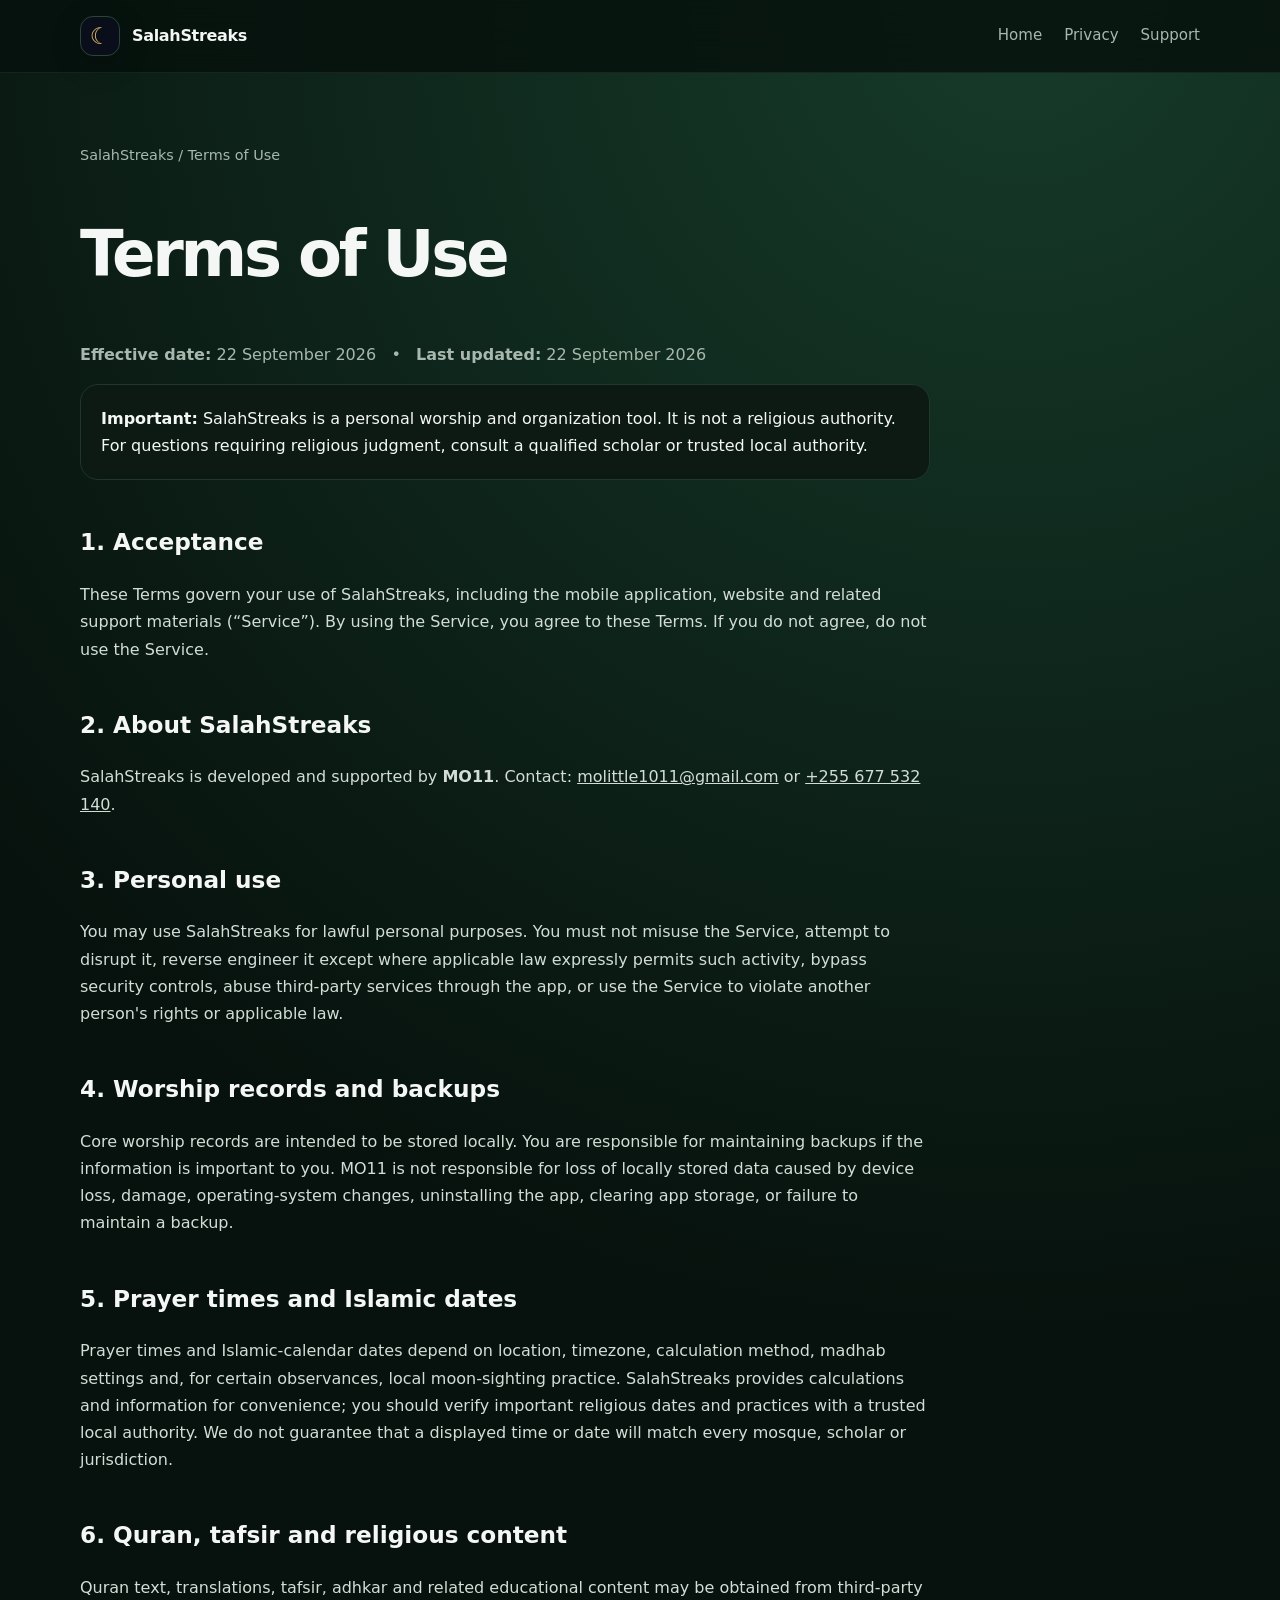
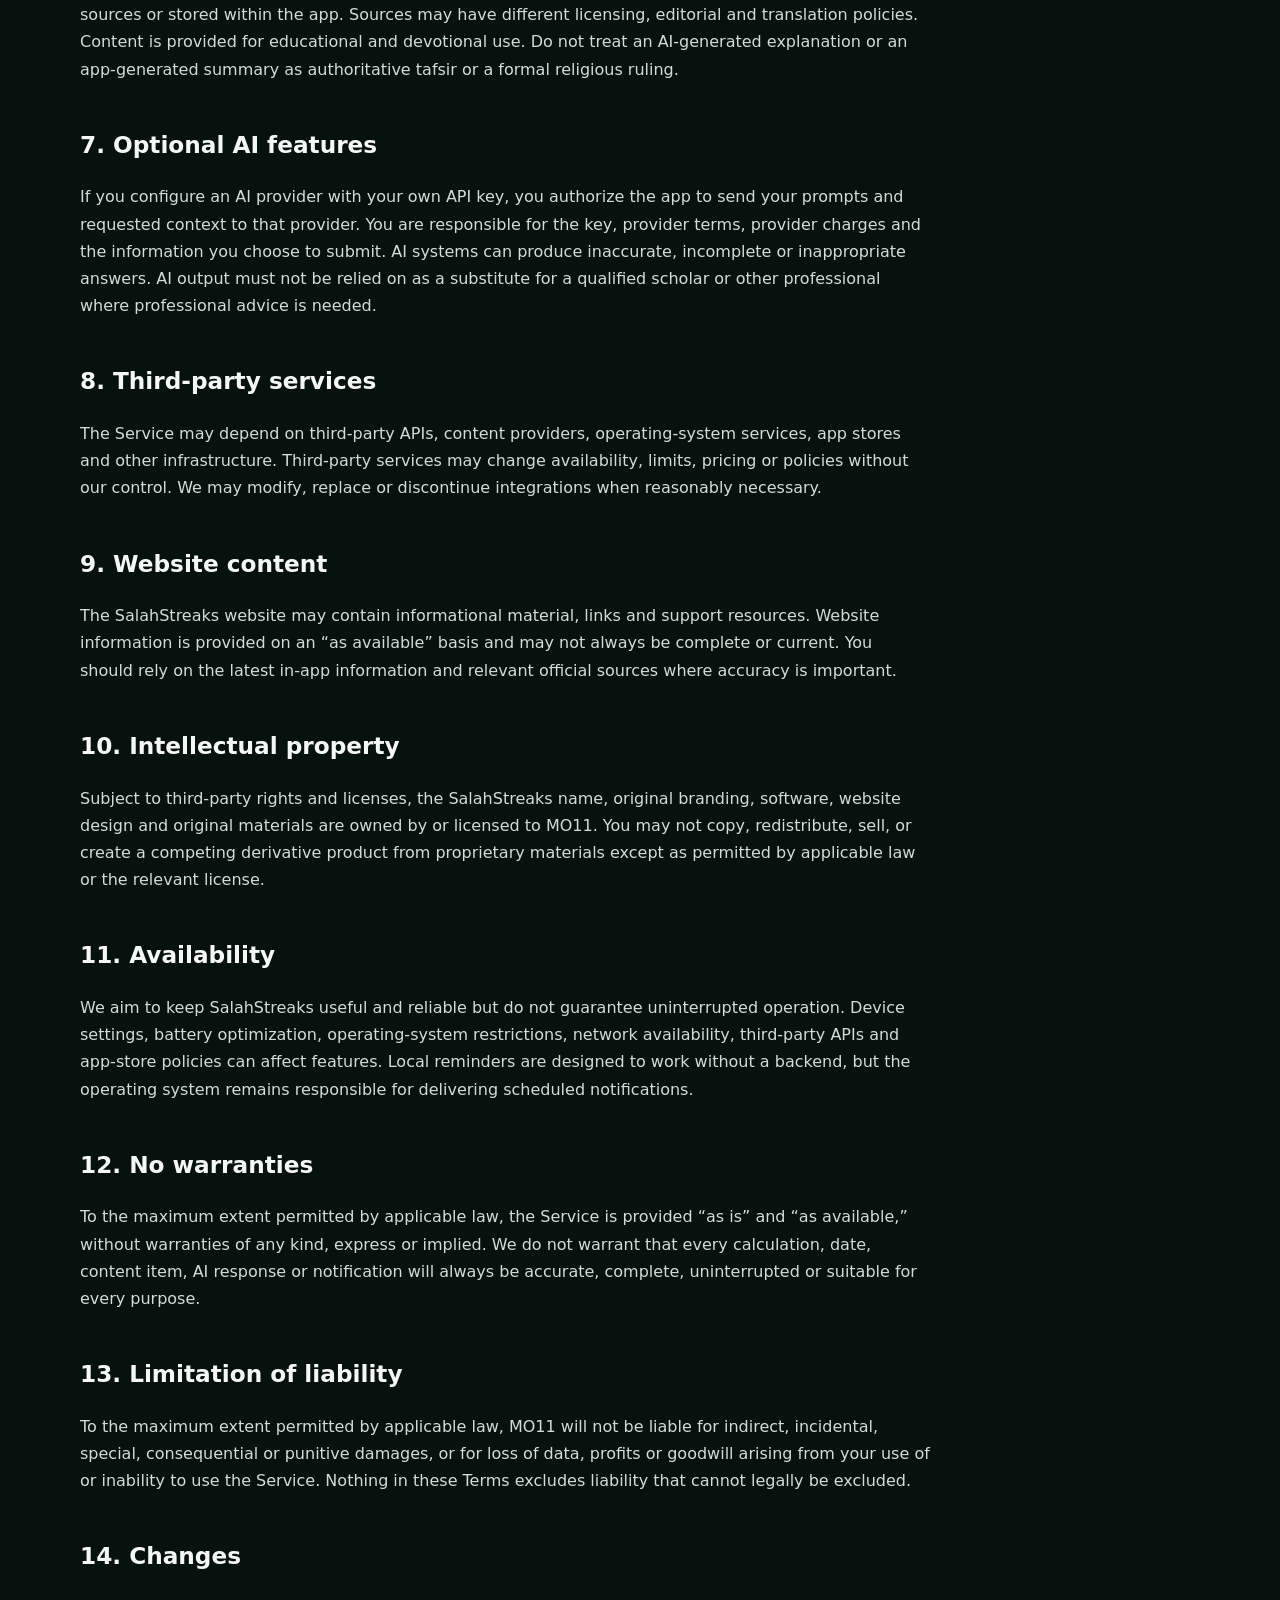
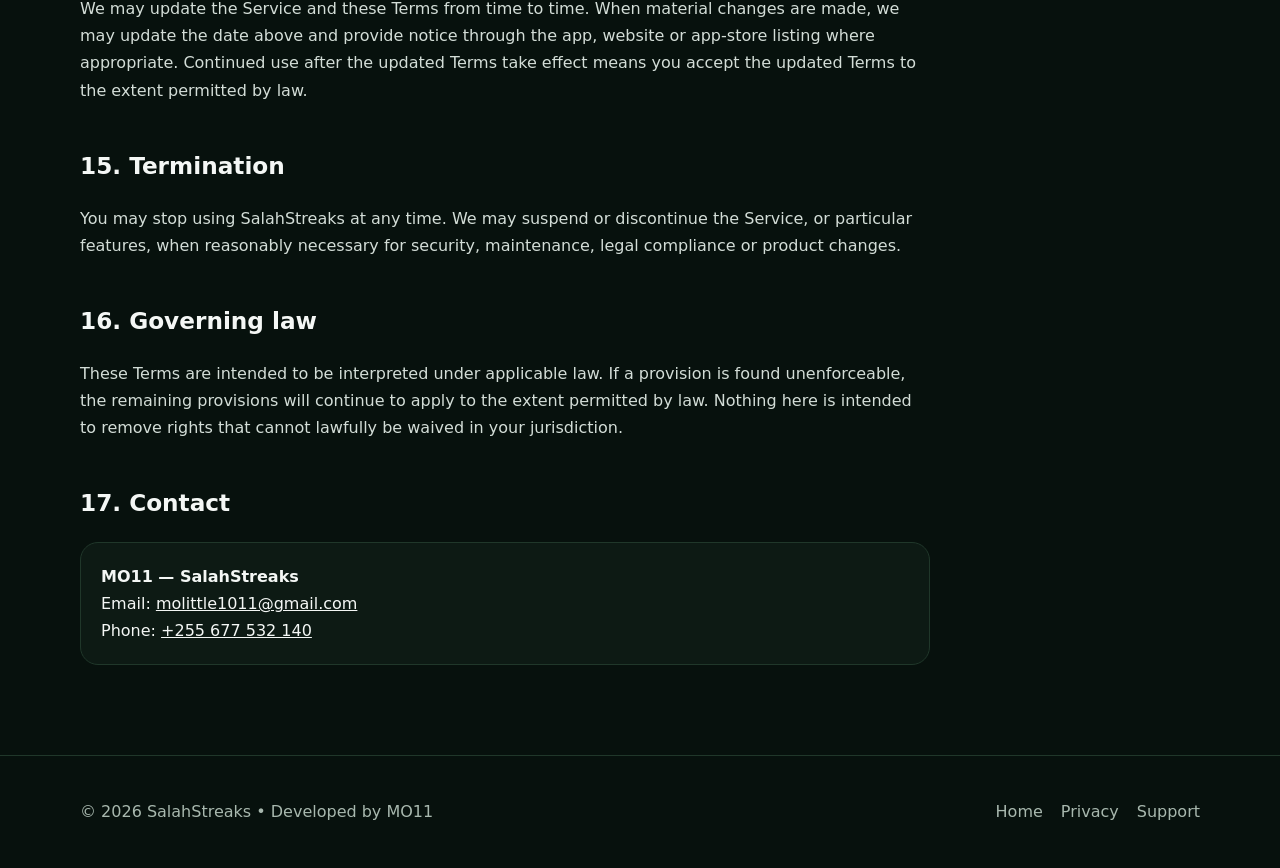
<file: terms.html>
<!doctype html><html lang="en"><head><meta charset="utf-8"><meta name="viewport" content="width=device-width,initial-scale=1"><meta name="description" content="SalahStreaks Terms of Use"><title>Terms of Use — SalahStreaks</title><link rel="stylesheet" href="styles.css"></head><body><nav class="nav"><div class="wrap navin"><a class="brand" href="index.html"><span class="mark"></span><span>SalahStreaks</span></a><div class="links"><a href="index.html">Home</a><a href="privacy.html">Privacy</a><a href="support.html">Support</a></div></div></nav><main class="legal"><div class="wrap"><article><div class="breadcrumbs">SalahStreaks / Terms of Use</div><h1>Terms of Use</h1><p class="meta"><strong>Effective date:</strong> 22 September 2026 &nbsp; • &nbsp; <strong>Last updated:</strong> 22 September 2026</p><div class="callout"><strong>Important:</strong> SalahStreaks is a personal worship and organization tool. It is not a religious authority. For questions requiring religious judgment, consult a qualified scholar or trusted local authority.</div>
<h2>1. Acceptance</h2><p>These Terms govern your use of SalahStreaks, including the mobile application, website and related support materials (“Service”). By using the Service, you agree to these Terms. If you do not agree, do not use the Service.</p>
<h2>2. About SalahStreaks</h2><p>SalahStreaks is developed and supported by <strong>MO11</strong>. Contact: <a href="mailto:molittle1011@gmail.com">molittle1011@gmail.com</a> or <a href="tel:+255677532140">+255 677 532 140</a>.</p>
<h2>3. Personal use</h2><p>You may use SalahStreaks for lawful personal purposes. You must not misuse the Service, attempt to disrupt it, reverse engineer it except where applicable law expressly permits such activity, bypass security controls, abuse third-party services through the app, or use the Service to violate another person's rights or applicable law.</p>
<h2>4. Worship records and backups</h2><p>Core worship records are intended to be stored locally. You are responsible for maintaining backups if the information is important to you. MO11 is not responsible for loss of locally stored data caused by device loss, damage, operating-system changes, uninstalling the app, clearing app storage, or failure to maintain a backup.</p>
<h2>5. Prayer times and Islamic dates</h2><p>Prayer times and Islamic-calendar dates depend on location, timezone, calculation method, madhab settings and, for certain observances, local moon-sighting practice. SalahStreaks provides calculations and information for convenience; you should verify important religious dates and practices with a trusted local authority. We do not guarantee that a displayed time or date will match every mosque, scholar or jurisdiction.</p>
<h2>6. Quran, tafsir and religious content</h2><p>Quran text, translations, tafsir, adhkar and related educational content may be obtained from third-party sources or stored within the app. Sources may have different licensing, editorial and translation policies. Content is provided for educational and devotional use. Do not treat an AI-generated explanation or an app-generated summary as authoritative tafsir or a formal religious ruling.</p>
<h2>7. Optional AI features</h2><p>If you configure an AI provider with your own API key, you authorize the app to send your prompts and requested context to that provider. You are responsible for the key, provider terms, provider charges and the information you choose to submit. AI systems can produce inaccurate, incomplete or inappropriate answers. AI output must not be relied on as a substitute for a qualified scholar or other professional where professional advice is needed.</p>
<h2>8. Third-party services</h2><p>The Service may depend on third-party APIs, content providers, operating-system services, app stores and other infrastructure. Third-party services may change availability, limits, pricing or policies without our control. We may modify, replace or discontinue integrations when reasonably necessary.</p>
<h2>9. Website content</h2><p>The SalahStreaks website may contain informational material, links and support resources. Website information is provided on an “as available” basis and may not always be complete or current. You should rely on the latest in-app information and relevant official sources where accuracy is important.</p>
<h2>10. Intellectual property</h2><p>Subject to third-party rights and licenses, the SalahStreaks name, original branding, software, website design and original materials are owned by or licensed to MO11. You may not copy, redistribute, sell, or create a competing derivative product from proprietary materials except as permitted by applicable law or the relevant license.</p>
<h2>11. Availability</h2><p>We aim to keep SalahStreaks useful and reliable but do not guarantee uninterrupted operation. Device settings, battery optimization, operating-system restrictions, network availability, third-party APIs and app-store policies can affect features. Local reminders are designed to work without a backend, but the operating system remains responsible for delivering scheduled notifications.</p>
<h2>12. No warranties</h2><p>To the maximum extent permitted by applicable law, the Service is provided “as is” and “as available,” without warranties of any kind, express or implied. We do not warrant that every calculation, date, content item, AI response or notification will always be accurate, complete, uninterrupted or suitable for every purpose.</p>
<h2>13. Limitation of liability</h2><p>To the maximum extent permitted by applicable law, MO11 will not be liable for indirect, incidental, special, consequential or punitive damages, or for loss of data, profits or goodwill arising from your use of or inability to use the Service. Nothing in these Terms excludes liability that cannot legally be excluded.</p>
<h2>14. Changes</h2><p>We may update the Service and these Terms from time to time. When material changes are made, we may update the date above and provide notice through the app, website or app-store listing where appropriate. Continued use after the updated Terms take effect means you accept the updated Terms to the extent permitted by law.</p>
<h2>15. Termination</h2><p>You may stop using SalahStreaks at any time. We may suspend or discontinue the Service, or particular features, when reasonably necessary for security, maintenance, legal compliance or product changes.</p>
<h2>16. Governing law</h2><p>These Terms are intended to be interpreted under applicable law. If a provision is found unenforceable, the remaining provisions will continue to apply to the extent permitted by law. Nothing here is intended to remove rights that cannot lawfully be waived in your jurisdiction.</p>
<h2>17. Contact</h2><div class="callout"><strong>MO11 — SalahStreaks</strong><br>Email: <a href="mailto:molittle1011@gmail.com">molittle1011@gmail.com</a><br>Phone: <a href="tel:+255677532140">+255 677 532 140</a></div></article></div></main><footer class="footer"><div class="wrap footer-grid"><div>© 2026 SalahStreaks • Developed by MO11</div><div class="footer-links"><a href="index.html">Home</a><a href="privacy.html">Privacy</a><a href="support.html">Support</a></div></div></footer></body></html>
</file>
<file: styles.css>
:root{--bg:#07110d;--surface:#0d1a14;--surface2:#11241b;--text:#f4f7f5;--muted:#a8b8ae;--line:#20372a;--accent:#77d39b;--accent2:#d8b56a;--danger:#e98d8d;--max:1120px;--radius:22px}
*{box-sizing:border-box}html{scroll-behavior:smooth}body{margin:0;background:radial-gradient(circle at 80% 0%,#163b2a 0,transparent 32%),var(--bg);color:var(--text);font-family:Inter,ui-sans-serif,system-ui,-apple-system,BlinkMacSystemFont,"Segoe UI",sans-serif;line-height:1.7}a{color:inherit}.wrap{width:min(var(--max),calc(100% - 36px));margin:auto}.nav{position:sticky;top:0;z-index:20;background:rgba(7,17,13,.84);backdrop-filter:blur(16px);border-bottom:1px solid rgba(255,255,255,.07)}.navin{height:72px;display:flex;align-items:center;justify-content:space-between;gap:24px}.brand{display:flex;align-items:center;gap:12px;text-decoration:none;font-weight:800;letter-spacing:-.02em}.mark{width:40px;height:40px;border-radius:13px;background:#0a0e1a;display:grid;place-items:center;border:1px solid #294635;box-shadow:0 8px 30px rgba(0,0,0,.2)}.mark:before{content:"☾";color:var(--accent2);font-size:23px}.links{display:flex;gap:22px;align-items:center}.links a{text-decoration:none;color:var(--muted);font-size:.94rem}.links a:hover{color:var(--text)}.menu{display:none;background:none;border:1px solid var(--line);color:var(--text);border-radius:10px;padding:8px 10px}
.hero{padding:92px 0 76px}.hero-grid{display:grid;grid-template-columns:1.25fr .75fr;gap:54px;align-items:center}.eyebrow{display:inline-flex;gap:8px;align-items:center;color:var(--accent);font-weight:700;font-size:.88rem;letter-spacing:.08em;text-transform:uppercase}.hero h1{font-size:clamp(3rem,7vw,5.8rem);line-height:.98;letter-spacing:-.065em;margin:18px 0}.hero h1 span{color:var(--accent)}.lead{font-size:1.16rem;color:var(--muted);max-width:680px}.actions{display:flex;gap:12px;flex-wrap:wrap;margin-top:30px}.btn{display:inline-flex;align-items:center;justify-content:center;gap:8px;padding:13px 18px;border-radius:13px;text-decoration:none;font-weight:750;border:1px solid var(--line)}.btn.primary{background:var(--accent);color:#07110d;border-color:var(--accent)}.btn.secondary{background:var(--surface);color:var(--text)}.phone{background:linear-gradient(180deg,#172b20,#0d1813);border:1px solid #294635;border-radius:34px;padding:14px;max-width:350px;margin:auto;box-shadow:0 30px 80px rgba(0,0,0,.35);transform:rotate(2deg)}.screen{border-radius:25px;background:#0a0e1a;min-height:520px;padding:22px;color:#fff}.screen-top{display:flex;justify-content:space-between;color:#9ba8a0;font-size:.75rem}.screen h3{margin:30px 0 5px;font-size:1.5rem}.stat{display:grid;grid-template-columns:1fr 1fr;gap:10px;margin-top:22px}.stat div{background:#131c29;border:1px solid #202c3c;border-radius:16px;padding:16px}.stat b{display:block;font-size:1.5rem;color:#8be1a8}.ayah{margin-top:14px;padding:18px;border:1px solid #29384b;border-radius:17px;background:#101927}.ayah small{color:#9ba8b5}.ayah p{font-family:Georgia,serif;font-size:1.05rem;line-height:1.9}
.section{padding:82px 0}.section.alt{background:rgba(255,255,255,.025);border-block:1px solid rgba(255,255,255,.05)}.section h2{font-size:clamp(2rem,4vw,3rem);line-height:1.1;letter-spacing:-.04em;margin:0 0 14px}.section-intro{color:var(--muted);max-width:720px}.cards{display:grid;grid-template-columns:repeat(3,1fr);gap:16px;margin-top:34px}.card{background:linear-gradient(180deg,rgba(17,36,27,.9),rgba(13,26,20,.9));border:1px solid var(--line);border-radius:var(--radius);padding:24px}.icon{font-size:1.55rem}.card h3{margin:13px 0 7px}.card p{color:var(--muted);margin:0}.split{display:grid;grid-template-columns:1fr 1fr;gap:22px;margin-top:34px}.list{display:grid;gap:10px;margin:0;padding:0;list-style:none}.list li{display:flex;gap:12px;padding:14px 0;border-bottom:1px solid var(--line)}.list li:before{content:"✓";color:var(--accent);font-weight:900}.notice{border:1px solid #4d4329;background:rgba(216,181,106,.08);padding:18px;border-radius:16px;color:#e9dfc9}.cta{padding:70px 0}.cta-box{padding:42px;border-radius:28px;background:linear-gradient(135deg,#153b28,#10251b);border:1px solid #2d5a40;display:flex;align-items:center;justify-content:space-between;gap:30px}.cta-box p{color:#b8c9bf}.footer{padding:42px 0;border-top:1px solid var(--line);color:var(--muted)}.footer-grid{display:grid;grid-template-columns:1fr auto;gap:30px}.footer a{color:var(--muted);text-decoration:none}.footer-links{display:flex;gap:18px;flex-wrap:wrap;justify-content:flex-end}.legal{padding:70px 0 90px}.legal article{max-width:850px}.legal h1{font-size:clamp(2.4rem,5vw,4rem);line-height:1.05;letter-spacing:-.05em}.legal h2{font-size:1.45rem;margin-top:42px}.legal h3{font-size:1.1rem;margin-top:28px}.legal p,.legal li{color:#d3ddd7}.legal .meta{color:var(--muted)}.legal .callout{background:var(--surface);border:1px solid var(--line);padding:20px;border-radius:18px}.breadcrumbs{color:var(--muted);font-size:.9rem;margin-bottom:18px}.contact-grid{display:grid;grid-template-columns:repeat(3,1fr);gap:16px;margin-top:30px}.contact-card a{color:var(--accent);text-decoration:none}.small{font-size:.9rem;color:var(--muted)}
@media(max-width:800px){.links{display:none}.menu{display:block}.hero-grid,.split,.footer-grid{grid-template-columns:1fr}.hero{padding-top:58px}.phone{transform:none}.cards,.contact-grid{grid-template-columns:1fr}.cta-box{display:block}.footer-links{justify-content:flex-start;margin-top:18px}.section{padding:64px 0}}
</file>
